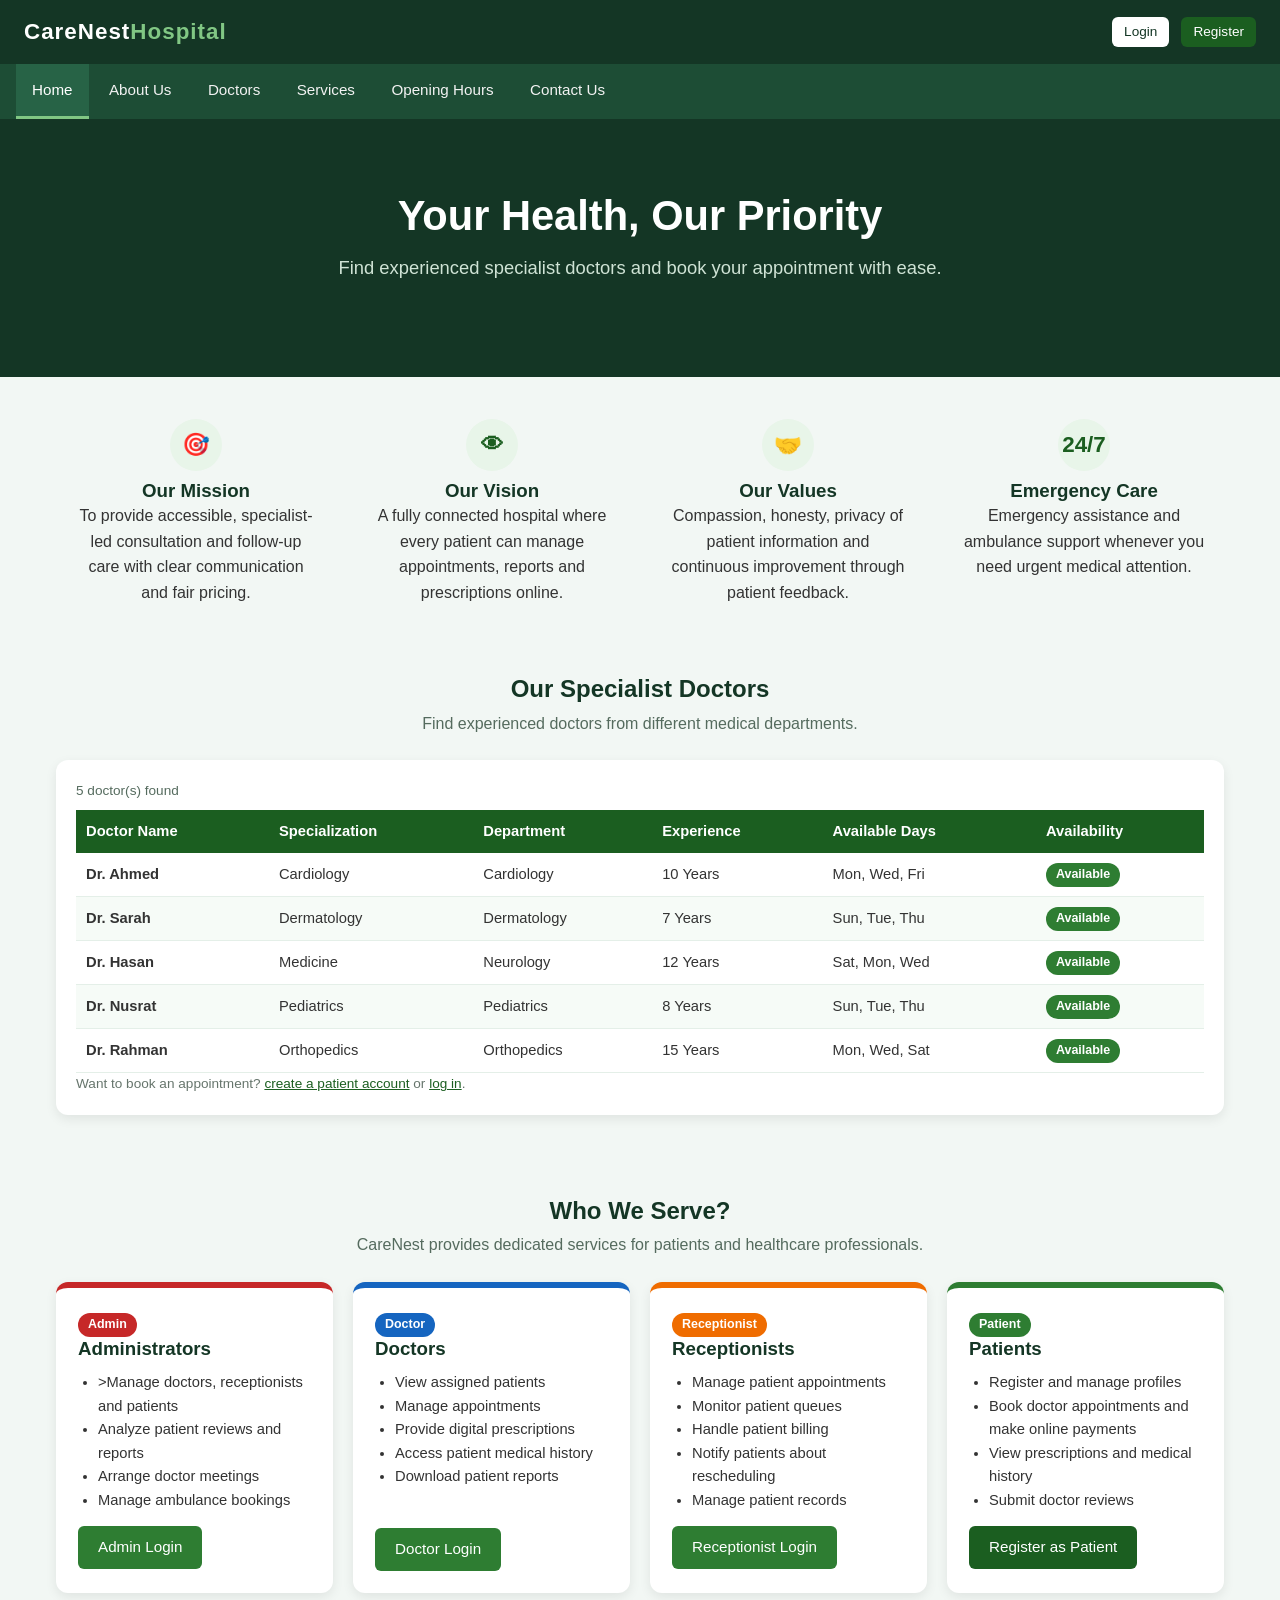
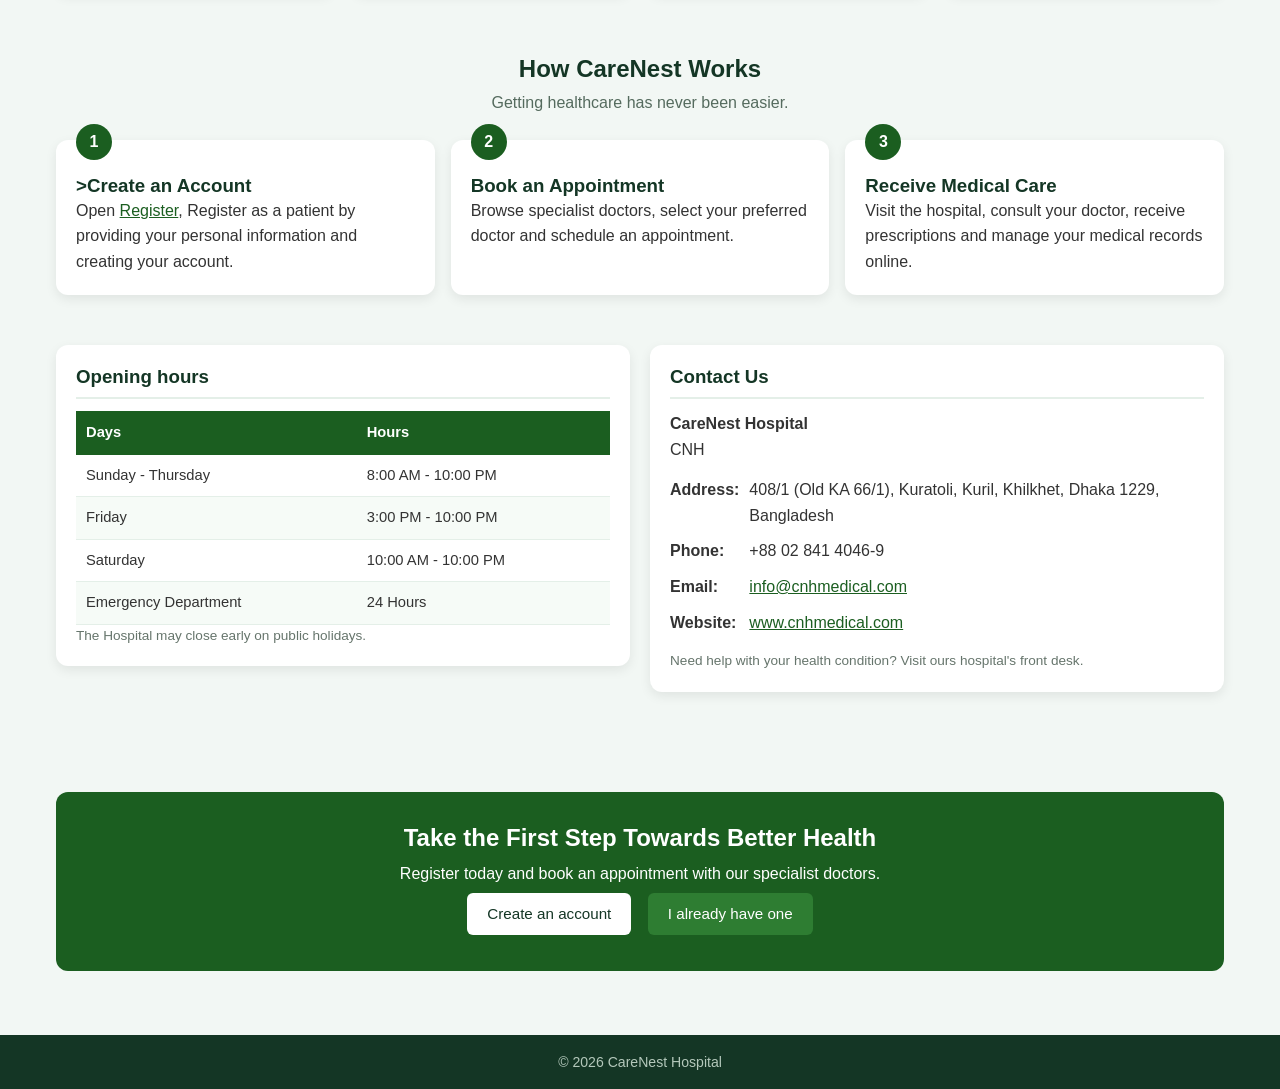
<file: index.html>
<!DOCTYPE html>
<html lang="en-US">

<head>
  <meta charset="UTF-8">
  <meta name="viewport" content="width=device-width, initial-scale=1.0">
  <meta name="description"
    content="CareNest Hospital: Find specialist doctors, book appointments, and manage your healthcare online.">
  <title>Home | CareNest Hospital</title>
  <link rel="stylesheet" href="css/style.css">
</head>

<body>
  <header class="header">
    <a href="index.html" class="logo">CareNest<span>Hospital</span></a>
    <div class="user-info">
      <a href="login.html" class="btn btn-small btn-light">Login</a>
      <a href="register.html" class="btn btn-small">Register</a>
    </div>
  </header>

  <nav class="topnav">
    <a href="index.html" class="active">Home</a>
    <a href="#about">About Us</a>
    <a href="#doctors">Doctors</a>
    <a href="#services">Services</a>
    <a href="#hours">Opening Hours</a>
    <a href="#contact">Contact Us</a>
  </nav>

  <div class="hero">
    <h1>Your Health, Our Priority</h1>
    <p>Find experienced specialist doctors and book your appointment with ease.</p>
  </div>

  <main class="container">

    <div class="feature-strip">
      <div class="feature">
        <span class="feature-icon">🎯</span>
        <h3>Our Mission</h3>
        <p>To provide accessible, specialist-led consultation and follow-up care with clear communication and fair
          pricing.</p>
      </div>
      <div class="feature">
        <span class="feature-icon">👁</span>
        <h3>Our Vision</h3>
        <p>A fully connected hospital where every patient can manage appointments, reports and prescriptions online.</p>
      </div>
      <div class="feature">
        <span class="feature-icon">🤝</span>
        <h3>Our Values</h3>
        <p>Compassion, honesty, privacy of patient information and continuous improvement through patient feedback.</p>
      </div>
      <div class="feature">
        <span class="feature-icon">24/7</span>
        <h3>Emergency Care</h3>
        <p>Emergency assistance and ambulance support whenever you need urgent medical attention.</p>
      </div>
    </div>

    <section id="doctors" class="home-section">
      <div class="section-heading">
        <h2>Our Specialist Doctors</h2>
        <p>Find experienced doctors from different medical departments.</p>
      </div>
      <div class="card">
        <p class="result-count" id="catalogCount"></p>
        <div class="table-wrapper">
          <table class="data-table">
            <thead>
              <tr>
                <th>Doctor Name</th>
                <th>Specialization</th>
                <th>Department</th>
                <th>Experience</th>
                <th>Available Days</th>
                <th>Availability</th>
              </tr>
            </thead>
            <tbody id="catalogBody"></tbody>
          </table>
        </div>
        <p class="hint">Want to book an appointment? <a href="register.html">create a patient account</a> or
          <a href="login.html">log in</a>.
        </p>
      </div>
    </section>

    <section id="about" class="home-section">
      <div class="section-heading">
        <h2>Who We Serve?</h2>
        <p>CareNest provides dedicated services for patients and healthcare professionals.</p>
      </div>

      <div class="role-grid">
        <div class="role-card admin">
          <span class="badge admin">Admin</span>
          <h3>Administrators</h3>
          <ul>
            <li>>Manage doctors, receptionists and patients</li>
            <li>Analyze patient reviews and reports</li>
            <li>Arrange doctor meetings</li>
            <li>Manage ambulance bookings</li>
          </ul>
          <a href="login.html" class="btn btn-success">Admin Login</a>
        </div>

        <div class="role-card doctor">
          <span class="badge doctor">Doctor</span>
          <h3>Doctors</h3>
          <ul>
            <li>View assigned patients</li>
            <li>Manage appointments</li>
            <li>Provide digital prescriptions</li>
            <li>Access patient medical history</li>
            <li>Download patient reports</li>
          </ul>
          <br>
          <a href="login.html" class="btn btn-success">Doctor Login</a>
        </div>

        <div class="role-card receptionist">
          <span class="badge receptionist">Receptionist</span>
          <h3>Receptionists</h3>
          <ul>
            <li>Manage patient appointments</li>
            <li>Monitor patient queues</li>
            <li>Handle patient billing</li>
            <li>Notify patients about rescheduling</li>
            <li>Manage patient records</li>
          </ul>
          <a href="login.html" class="btn btn-success">Receptionist Login</a>
        </div>

        <div class="role-card patient">
          <span class="badge patient">Patient</span>
          <h3>Patients</h3>
          <ul>
            <li>Register and manage profiles</li>
            <li>Book doctor appointments and make online payments</li>
            <li>View prescriptions and medical history</li>
            <li>Submit doctor reviews</li>
          </ul>
          <a href="register.html" class="btn">Register as Patient</a>
        </div>
      </div>
    </section>

    <section id="services" class="home-section">
      <div class="section-heading">
        <h2>How CareNest Works</h2>
        <p>Getting healthcare has never been easier.</p>
      </div>
      <div class="steps">
        <div class="step">
          <span class="step-number">1</span>
          <h3>>Create an Account</h3>
          <p>Open <a href="register.html">Register</a>, Register as a patient by providing your personal information and
            creating your account.</p>
        </div>
        <div class="step">
          <span class="step-number">2</span>
          <h3>Book an Appointment</h3>
          <p> Browse specialist doctors, select your preferred doctor and schedule an appointment.</p>
        </div>
        <div class="step">
          <span class="step-number">3</span>
          <h3>Receive Medical Care</h3>
          <p>Visit the hospital, consult your doctor, receive prescriptions and manage your medical records online.</p>
        </div>
      </div>
    </section>

    <div class="row">
      <section id="hours" class="col home-section">
        <div class="card">
          <h3>Opening hours</h3>
          <table class="data-table">
            <thead>
              <tr>
                <th>Days</th>
                <th>Hours</th>
              </tr>
            </thead>
            <tbody>
              <tr>
                <td>Sunday - Thursday</td>
                <td>8:00 AM - 10:00 PM</td>
              </tr>
              <tr>
                <td>Friday</td>
                <td>3:00 PM - 10:00 PM</td>
              </tr>
              <tr>
                <td>Saturday</td>
                <td>10:00 AM - 10:00 PM</td>
              </tr>
              <tr>
                <td>Emergency Department</td>
                <td>24 Hours</td>
              </tr>
            </tbody>
          </table>
          <p class="hint">The Hospital may close early on public holidays.</p>
        </div>
      </section>

      <section id="contact" class="col home-section">
        <div class="card">
          <h3>Contact Us</h3>
          <p><strong>CareNest Hospital</strong><br>
            CNH</p>
          <table class="contact-table">
            <tr>
              <td>Address:</td>
              <td>408/1 (Old KA 66/1), Kuratoli, Kuril, Khilkhet, Dhaka 1229, Bangladesh</td>
            </tr>
            <tr>
              <td>Phone:</td>
              <td>+88 02 841 4046-9</td>
            </tr>
            <tr>
              <td>Email:</td>
              <td><a href="mailto:info@cnhmedical.com">info@cnhmedical.com</a></td>
            </tr>
            <tr>
              <td>Website:</td>
              <td><a href="https://www.cnhmedical.com" target="_blank">www.cnhmedical.com</a></td>
            </tr>
          </table>
          <p class="hint">Need help with your health condition? Visit ours hospital's front desk.</p>
        </div>
      </section>
    </div>

    <section class="home-section">
      <div class="cta-band">
        <h2>Take the First Step Towards Better Health</h2>
        <p>Register today and book an appointment with our specialist doctors.</p>
        <a href="register.html" class="btn btn-light">Create an account</a>
        <a href="login.html" class="btn btn-success">I already have one</a>
      </div>
    </section>

  </main>

  <footer class="footer">
    &copy; 2026 CareNest Hospital
  </footer>
</body>
<script src="js/data.js"></script>
<script src="js/common.js"></script>
<script src="js/home.js"></script>

</html>
</file>
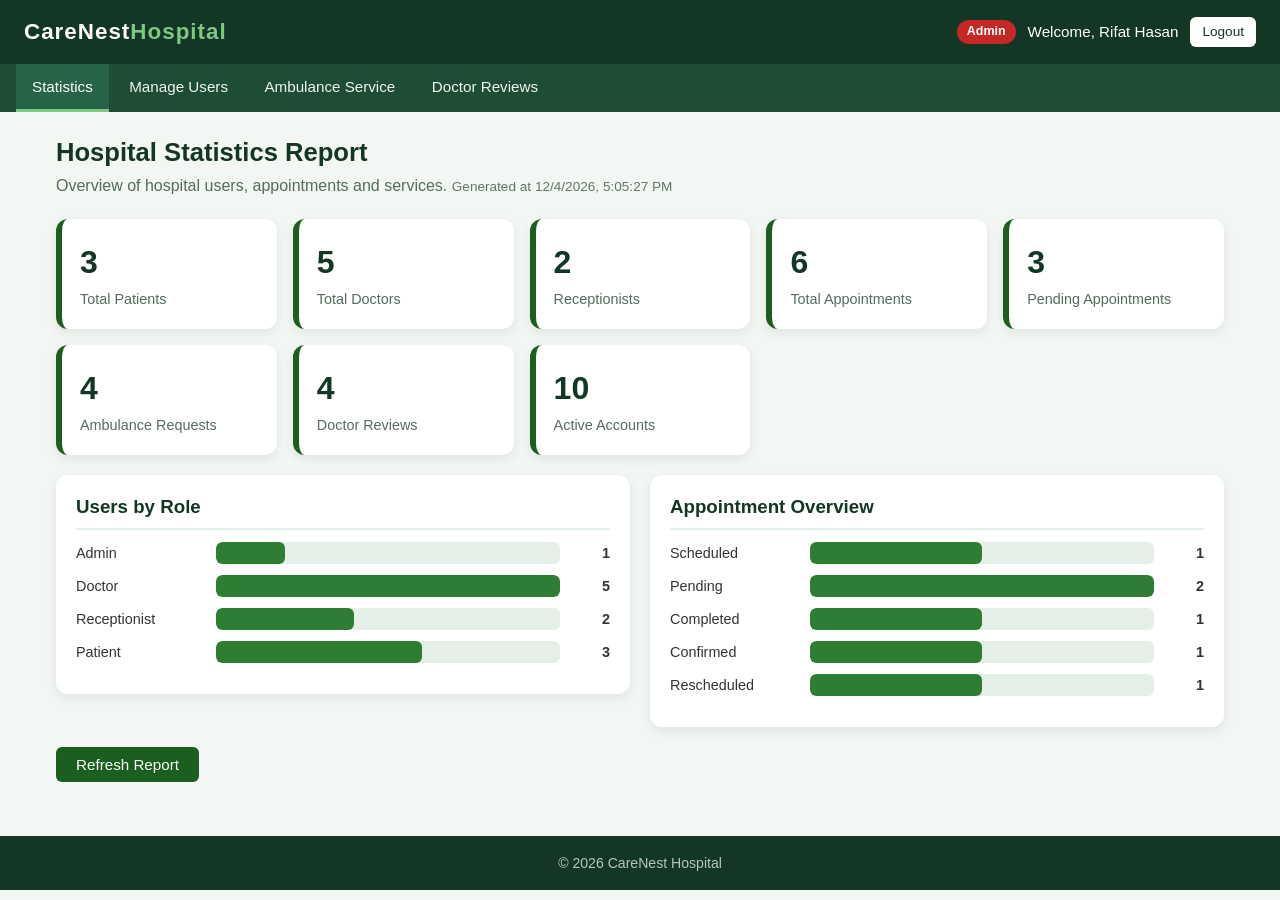
<file: admin.html>
<!DOCTYPE html>
<html lang="en">

<head>
  <meta charset="UTF-8">
  <meta name="viewport" content="width=device-width, initial-scale=1.0">
  <meta name="description" content="Admin dashboard of CareNest Hospital">
  <title>Admin Dashboard | CareNest Hospital</title>
  <link rel="stylesheet" href="css/style.css">

</head>

<body>

  <header class="header">
    <a href="index.html" class="logo">CareNest<span>Hospital</span></a>
    <div class="user-info">
      <span class="badge admin">Admin</span>
      <span>Welcome, Rifat Hasan</span>
      <a href="index.html" class="btn btn-small btn-light">Logout</a>
    </div>
  </header>

  <nav class="topnav">
    <button type="button" id="nav-statsSection" onclick="showSection('statsSection')">Statistics</button>
    <button type="button" id="nav-usersSection" onclick="showSection('usersSection')">Manage Users</button>
    <button type="button" id="nav-ambulanceSection" onclick="showSection('ambulanceSection')">Ambulance Service</button>
    <button type="button" id="nav-reviewsSection" onclick="showSection('reviewsSection')">Doctor Reviews</button>
  </nav>

  <main class="container">

    <section id="statsSection" class="page-section">
      <h2 class="page-title">Hospital Statistics Report</h2>
      <p class="page-subtitle"> Overview of hospital users, appointments and services.
        <span id="reportTime" class="hint"></span>
      </p>
      <div class="stats-grid">
        <div class="stat-card">
          <div class="stat-number" id="statPatients">0</div>
          <div class="stat-label">Total Patients</div>
        </div>
        <div class="stat-card">
          <div class="stat-number" id="statDoctors">0</div>
          <div class="stat-label">Total Doctors</div>
        </div>
        <div class="stat-card">
          <div class="stat-number" id="statReceptionists">0</div>
          <div class="stat-label">Receptionists</div>
        </div>
        <div class="stat-card">
          <div class="stat-number" id="statAppointments">0</div>
          <div class="stat-label">Total Appointments</div>
        </div>
        <div class="stat-card">
          <div class="stat-number" id="statPending">0</div>
          <div class="stat-label">Pending Appointments</div>
        </div>
        <div class="stat-card">
          <div class="stat-number" id="statAmbulances">0</div>
          <div class="stat-label">Ambulance Requests</div>
        </div>
        <div class="stat-card">
          <div class="stat-number" id="statReviews">0</div>
          <div class="stat-label">Doctor Reviews</div>
        </div>

        <div class="stat-card">
          <div class="stat-number" id="statActiveUsers">0</div>
          <div class="stat-label">Active Accounts</div>
        </div>
      </div>
      <div class="row">
        <div class="col">
          <div class="card">
            <h3>Users by Role</h3>
            <div id="roleChart"></div>
          </div>
        </div>
        <div class="col">
          <div class="card">
            <h3>Appointment Overview</h3>
            <div id="appointmentChart"></div>
          </div>
        </div>
      </div>

      <button type="button" class="btn" onclick="generateReport()">
        Refresh Report
      </button>
    </section>

    <section id="usersSection" class="page-section">
      <h2 class="page-title">Manage Users</h2>
      <div id="userMessage" class="message"></div>
      <div class="row">
        <div class="col">
          <div class="card">
            <h3 id="userFormTitle">Add New Staff Account</h3>
            <form id="userForm" onsubmit="return saveUser()">
              <fieldset>
                <legend>User Details</legend>
                <table class="form-table">
                  <tr>
                    <td>
                      <label for="userName">Full Name:</label>
                    </td>
                    <td>
                      <input type="text" id="userName" placeholder="e.g. Nadia Islam">
                      <span class="error" id="userNameError"></span>
                    </td>
                  </tr>
                  <tr>
                    <td>
                      <label for="userUsername">Username:</label>
                    </td>
                    <td>
                      <input type="text" id="userUsername" placeholder="At least 4 characters">
                      <span class="error" id="userUsernameError"></span>
                    </td>
                  </tr>
                  <tr>
                    <td>
                      <label for="userEmail">Email:</label>
                    </td>
                    <td>
                      <input type="email" id="userEmail" placeholder="name@example.com">
                      <span class="error" id="userEmailError"></span>
                    </td>
                  </tr>
                  <tr>
                    <td>
                      <label for="userPassword">Password:</label>
                    </td>
                    <td>
                      <input type="password" id="userPassword" placeholder="At least 8 characters">
                      <span class="error" id="userPasswordError"></span>
                    </td>
                  </tr>
                  <tr>
                    <td>
                      <label for="userRole">Role:</label>
                    </td>
                    <td>
                      <select id="userRole">
                        <option value="">-- Select Role --</option>
                        <option value="Admin">Admin</option>
                        <option value="Doctor">Doctor</option>
                        <option value="Receptionist">Receptionist</option>
                      </select>
                      <span class="error" id="userRoleError"></span>
                    </td>
                  </tr>
                  <tr>
                    <td>Status:</td>
                    <td>
                      <input type="radio" id="statusActive" name="userStatus" value="Active" checked>
                      <label for="statusActive" class="option-label">
                        Active
                      </label>
                      <input type="radio" id="statusBlocked" name="userStatus" value="Blocked">
                      <label for="statusBlocked" class="option-label">
                        Blocked
                      </label>
                    </td>
                  </tr>
                </table>
              </fieldset>
              <input type="submit" id="userSaveButton" class="btn" value="Add Staff Account">
              <button type="button" class="btn btn-secondary" onclick="resetUserForm()">
                Cancel
              </button>
            </form>
          </div>
        </div>
        <div class="col-wide">
          <div class="card">
            <h3>All Hospital Users</h3>
            <div class="search-bar">
              <input type="text" id="userSearch" placeholder="Search by name, username or email..."
                onkeyup="renderUsers()">
              <select id="userRoleFilter" onchange="renderUsers()">
                <option value="All">All Roles</option>
                <option value="Admin">Admin</option>
                <option value="Doctor">Doctor</option>
                <option value="Receptionist">Receptionist</option>
                <option value="Patient">Patient</option>
              </select>
              <select id="userStatusFilter" onchange="renderUsers()">
                <option value="All">Any Status</option>
                <option value="Active">Active</option>
                <option value="Blocked">Blocked</option>
              </select>
            </div>
            <p class="result-count" id="userCount"></p>
            <div class="table-wrapper">
              <table class="data-table">
                <thead>
                  <tr>
                    <th>ID</th>
                    <th>Name</th>
                    <th>Username</th>
                    <th>Role</th>
                    <th>Status</th>
                    <th>Actions</th>
                  </tr>
                </thead>
                <tbody id="userTableBody"></tbody>
              </table>
            </div>
          </div>
        </div>
      </div>
    </section>

    <section id="ambulanceSection" class="page-section">
      <h2 class="page-title">Ambulance Service Management</h2>
      <p class="page-subtitle">
        Manage ambulance requests and arrange emergency transportation
        for patients.
      </p>

      <div class="card">

        <h3>Ambulance Requests</h3>

        <div class="search-bar">

          <input type="text" id="ambulanceSearch" placeholder="Search patient or location..."
            onkeyup="renderAmbulances()">

          <select id="ambulanceStatusFilter" onchange="renderAmbulances()">
            <option value="All">All Statuses</option>
            <option value="Pending">Pending</option>
            <option value="Approved">Approved</option>
            <option value="Dispatched">Dispatched</option>
            <option value="Completed">Completed</option>
            <option value="Cancelled">Cancelled</option>
          </select>
        </div>
        <p class="result-count" id="ambulanceCount"></p>
        <div class="table-wrapper">
          <table class="data-table">
            <thead>
              <tr>
                <th>ID</th>
                <th>Patient</th>
                <th>Phone</th>
                <th>Pickup Location</th>
                <th>Type</th>
                <th>Date & Time</th>
                <th>Status</th>
                <th>Actions</th>
              </tr>
            </thead>
            <tbody id="ambulanceTableBody"></tbody>
          </table>
        </div>
      </div>
      <div id="ambulanceMessage" class="message"></div>
      <div class="row">
        <div class="col">
          <div class="card">
            <h3 id="ambulanceFormTitle">Book an Ambulance</h3>
            <form id="ambulanceForm" onsubmit="return saveAmbulance()">
              <fieldset>
                <legend>Patient and Emergency Details</legend>
                <table class="form-table">
                  <tr>
                    <td>
                      <label for="ambulancePatient">Patient Name:</label>
                    </td>
                    <td>
                      <input type="text" id="ambulancePatient" placeholder="Enter patient name">
                    </td>
                  </tr>
                  <tr>
                    <td>
                      <label for="ambulancePhone">Phone Number:</label>
                    </td>
                    <td>
                      <input type="tel" id="ambulancePhone" placeholder="01XXXXXXXXX" pattern="01[3-9][0-9]{8}">
                    </td>
                  </tr>
                  <tr>
                    <td>
                      <label for="ambulanceLocation">Pickup Location:</label>
                    </td>
                    <td>
                      <textarea id="ambulanceLocation" placeholder="Enter pickup address" rows="3"></textarea>
                    </td>
                  </tr>
                  <tr>
                    <td>
                      <label for="ambulanceDestination">Destination:</label>
                    </td>
                    <td>
                      <input type="text" id="ambulanceDestination" placeholder="Hospital / destination">
                    </td>
                  </tr>
                  <tr>
                    <td>
                      <label for="ambulanceType">Ambulance Type:</label>
                    </td>
                    <td>
                      <select id="ambulanceType">
                        <option value="">Select Type</option>
                        <option value="General">General Ambulance</option>
                        <option value="AC">AC Ambulance</option>
                        <option value="ICU">ICU Ambulance</option>
                      </select>
                    </td>
                  </tr>
                  <tr>
                    <td>
                      <label for="ambulanceDate"> Date:</label>
                    </td>
                    <td>
                      <input type="date" id="ambulanceDate">
                    </td>
                  </tr>
                  <tr>
                    <td>
                      <label for="ambulanceTime"> Time:</label>
                    </td>
                    <td>
                      <input type="time" id="ambulanceTime">
                    </td>
                  </tr>
                </table>
              </fieldset>
              <input type="submit" class="btn" id="ambulanceSaveButton" value="Book Ambulance">
              <button type="button" class="btn btn-secondary" onclick="resetAmbulanceForm()">
                Cancel
              </button>
            </form>
          </div>
        </div>
      </div>
    </section>

    <section id="reviewsSection" class="page-section">

      <h2 class="page-title">Doctor Ratings and Reviews</h2>

      <p class="page-subtitle">
        Monitor patient feedback and arrange meetings with doctors
        to discuss reviews and improve healthcare services.
      </p>

      <div id="reviewMessage" class="message"></div>
      <div class="stats-grid">
        <div class="stat-card">
          <div class="stat-number" id="reviewTotal">0</div>
          <div class="stat-label">Total Reviews</div>
        </div>
        <div class="stat-card">
          <div class="stat-number" id="reviewAverage">0.0</div>
          <div class="stat-label">Average Rating</div>
        </div>
        <div class="stat-card">
          <div class="stat-number" id="reviewPending">0</div>
          <div class="stat-label">Reviews to Discuss</div>
        </div>
      </div>
      <div class="card">
        <h3>Patient Feedback</h3>
        <div class="search-bar">
          <input type="text" id="reviewSearch" placeholder="Search doctor or patient..." onkeyup="renderReviews()">
          <select id="reviewRatingFilter" onchange="renderReviews()">
            <option value="All">All Ratings</option>
            <option value="5">5 Stars</option>
            <option value="4">4 Stars</option>
            <option value="3">3 Stars</option>
            <option value="2">2 Stars</option>
            <option value="1">1 Star</option>
          </select>
        </div>
        <p class="result-count" id="reviewCount"></p>
        <div class="table-wrapper">
          <table class="data-table">
            <thead>
              <tr>
                <th>ID</th>
                <th>Patient</th>
                <th>Doctor</th>
                <th>Rating</th>
                <th>Review</th>
                <th>Date</th>
                <th>Status</th>
                <th>Actions</th>
              </tr>
            </thead>
            <tbody id="reviewTableBody"></tbody>
          </table>
        </div>
      </div>
      <div class="row">
        <div class="col">
          <div class="card">
            <h3>Arrange Meeting with Doctor</h3>
            <form id="meetingForm" onsubmit="return saveMeeting()">
              <fieldset>
                <legend>Meeting Details</legend>
                <table class="form-table">
                  <tr>
                    <td>
                      <label for="meetingDoctor">Select Doctor:</label>
                    </td>
                    <td>
                      <select id="meetingDoctor">
                        <option value="">Select Doctor</option>
                      </select>
                    </td>
                  </tr>
                  <tr>
                    <td>
                      <label for="meetingSubject">Meeting Subject:</label>
                    </td>
                    <td>
                      <input type="text" id="meetingSubject" placeholder="e.g. Patient feedback discussion">
                    </td>
                  </tr>
                  <tr>
                    <td>
                      <label for="meetingDate">Meeting Date:</label>
                    </td>
                    <td>
                      <input type="date" id="meetingDate">
                    </td>
                  </tr>
                  <tr>
                    <td>
                      <label for="meetingTime">Meeting Time:</label>
                    </td>
                    <td>
                      <input type="time" id="meetingTime">
                    </td>
                  </tr>
                  <tr>
                    <td>
                      <label for="meetingMessage">Message:</label>
                    </td>
                    <td>
                      <textarea id="meetingMessage" rows="3" placeholder="Meeting details..."></textarea>
                    </td>
                  </tr>
                </table>
              </fieldset>
              <input type="submit" class="btn" value="Schedule Meeting">
            </form>
          </div>
        </div>

        <div class="col">

          <div class="card">

            <h3>Scheduled Doctor Meetings</h3>

            <div class="table-wrapper">

              <table class="data-table">

                <thead>
                  <tr>
                    <th>Doctor</th>
                    <th>Subject</th>
                    <th>Date</th>
                    <th>Time</th>
                    <th>Actions</th>
                  </tr>
                </thead>
                <tbody id="meetingTableBody"></tbody>
              </table>
            </div>
          </div>
        </div>
      </div>
    </section>
  </main>

  <footer class="footer">
    &copy; 2026 CareNest Hospital
  </footer>
  <script src="js/data.js"></script>
  <script src="js/common.js"></script>
  <script src="js/admin.js"></script>

</body>

</html>
</file>
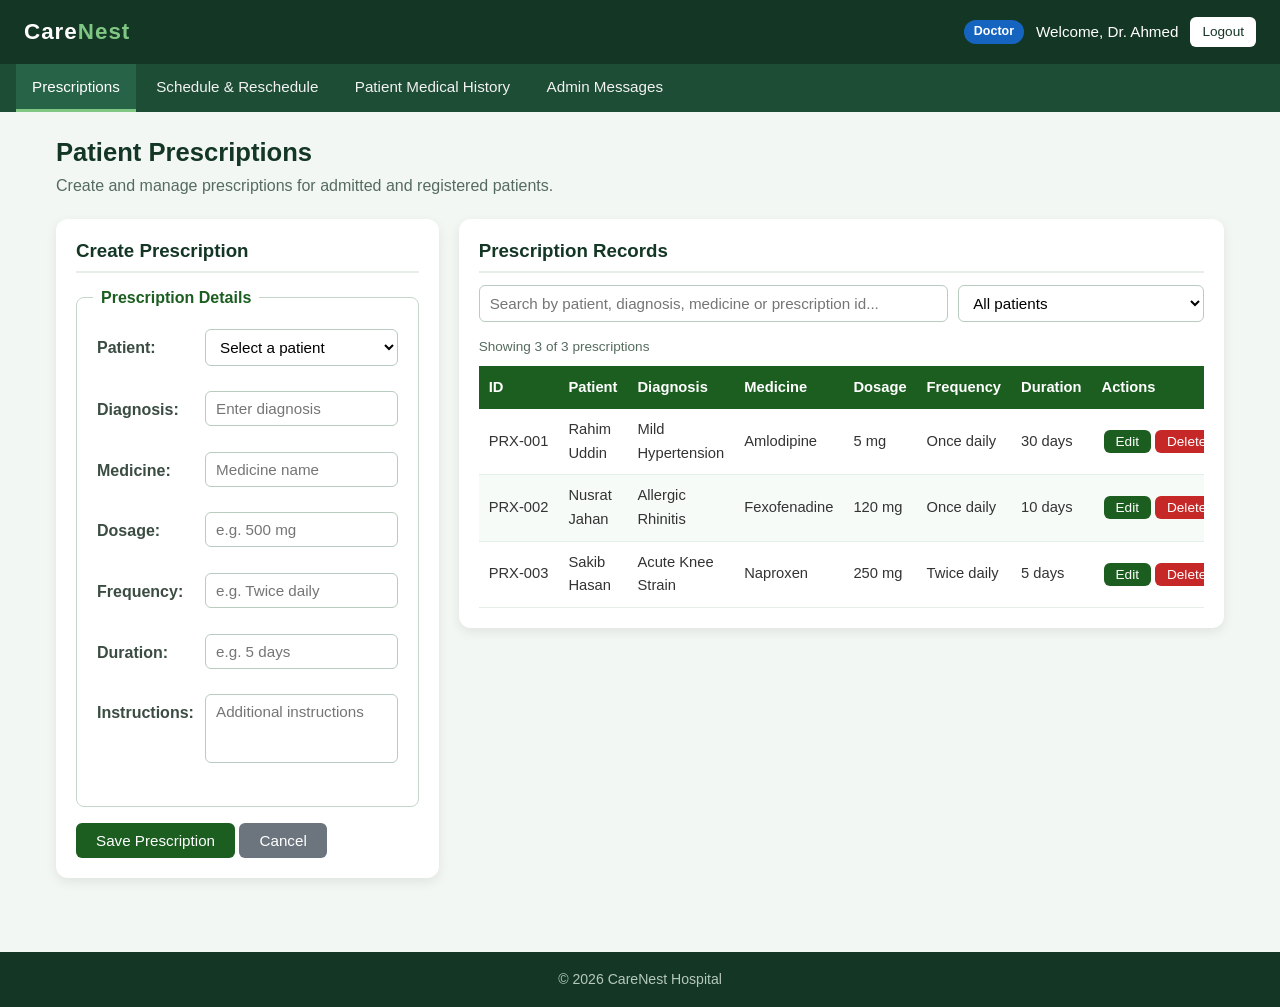
<file: doctor.html>
<!DOCTYPE html>
<html lang="en-US">

<head>
  <meta charset="UTF-8">
  <meta name="viewport" content="width=device-width, initial-scale=1.0">
  <meta name="description" content="Doctor dashboard of CareNest Hospital">
  <title>Doctor Dashboard | CareNest Hospital</title>
  <link rel="stylesheet" href="css/style.css">
</head>

<body>

  <header class="header">
    <a href="index.html" class="logo">Care<span>Nest</span></a>
    <div class="user-info">
      <span class="badge doctor">Doctor</span>
      <span>Welcome, Dr. Ahmed</span>
      <a href="index.html" class="btn btn-small btn-light">Logout</a>
    </div>
  </header>

  <nav class="topnav">
    <button type="button" id="nav-prescriptionsSection"
      onclick="showSection('prescriptionsSection')">Prescriptions</button>
    <button type="button" id="nav-scheduleSection" onclick="showSection('scheduleSection')">Schedule &amp;
      Reschedule</button>
    <button type="button" id="nav-historySection" onclick="showSection('historySection')">Patient Medical
      History</button>
    <button type="button" id="nav-messagesSection" onclick="showSection('messagesSection')">Admin Messages
    </button>
  </nav>

  <main class="container">

    <section id="prescriptionsSection" class="page-section">
      <h2 class="page-title">Patient Prescriptions</h2>
      <p class="page-subtitle">Create and manage prescriptions for admitted and registered patients.</p>

      <div id="prescriptionMessage" class="message"></div>

      <div class="row">
        <div class="col">
          <div class="card">
            <h3 id="prescriptionFormTitle">Create Prescription</h3>
            <form id="prescriptionForm" onsubmit="return savePrescription()">
              <fieldset>
                <legend>Prescription Details</legend>
                <table class="form-table">
                  <tr>
                    <td><label for="prescriptionPatient">Patient:</label></td>
                    <td>
                      <select id="prescriptionPatient">
                        <option value="">Select a patient</option>
                        <option value="Rahim Uddin">Rahim Uddin - PAT-001</option>
                        <option value="Nusrat Jahan">Nusrat Jahan - PAT-002</option>
                        <option value="Sakib Hasan">Sakib Hasan - PAT-003</option>
                      </select>
                      <span class="error" id="prescriptionPatientError"></span>
                    </td>
                  </tr>
                  <tr>
                    <td><label for="prescriptionDiagnosis">Diagnosis:</label></td>
                    <td>
                      <input type="text" id="prescriptionDiagnosis" placeholder="Enter diagnosis">
                      <span class="error" id="prescriptionDiagnosisError"></span>
                    </td>
                  </tr>
                  <tr>
                    <td><label for="prescriptionMedicine">Medicine:</label></td>
                    <td>
                      <input type="text" id="prescriptionMedicine" placeholder="Medicine name">
                      <span class="error" id="prescriptionMedicineError"></span>
                    </td>
                  </tr>
                  <tr>
                    <td><label for="prescriptionDosage">Dosage:</label></td>
                    <td>
                      <input type="text" id="prescriptionDosage" placeholder="e.g. 500 mg">
                      <span class="error" id="prescriptionDosageError"></span>
                    </td>
                  </tr>
                  <tr>
                    <td><label for="prescriptionFrequency">Frequency:</label></td>
                    <td>
                      <input type="text" id="prescriptionFrequency" placeholder="e.g. Twice daily">
                      <span class="error" id="prescriptionFrequencyError"></span>
                    </td>
                  </tr>
                  <tr>
                    <td><label for="prescriptionDuration">Duration:</label></td>
                    <td>
                      <input type="text" id="prescriptionDuration" placeholder="e.g. 5 days">
                      <span class="error" id="prescriptionDurationError"></span>
                    </td>
                  </tr>
                  <tr>
                    <td><label for="prescriptionInstructions">Instructions:</label></td>
                    <td>
                      <textarea id="prescriptionInstructions" rows="3" cols="30"
                        placeholder="Additional instructions"></textarea>
                      <span class="error" id="prescriptionInstructionsError"></span>
                    </td>
                  </tr>
                </table>
              </fieldset>
              <input type="submit" id="prescriptionSaveButton" class="btn" value="Save Prescription">
              <button type="button" class="btn btn-secondary" onclick="resetPrescriptionForm()">Cancel</button>
            </form>
          </div>
        </div>

        <div class="col-wide">
          <div class="card">
            <h3>Prescription Records</h3>
            <div class="search-bar">
              <input type="text" id="prescriptionSearch"
                placeholder="Search by patient, diagnosis, medicine or prescription id..."
                onkeyup="renderPrescriptions()">
              <select id="prescriptionPatientFilter" onchange="renderPrescriptions()">
                <option value="All">All patients</option>
                <option value="Rahim Uddin">Rahim Uddin</option>
                <option value="Nusrat Jahan">Nusrat Jahan</option>
                <option value="Sakib Hasan">Sakib Hasan</option>
              </select>
            </div>
            <p class="result-count" id="prescriptionCount"></p>
            <div class="table-wrapper">
              <table class="data-table">
                <thead>
                  <tr>
                    <th>ID</th>
                    <th>Patient</th>
                    <th>Diagnosis</th>
                    <th>Medicine</th>
                    <th>Dosage</th>
                    <th>Frequency</th>
                    <th>Duration</th>
                    <th>Actions</th>
                  </tr>
                </thead>
                <tbody id="prescriptionTableBody"></tbody>
              </table>
            </div>
          </div>
        </div>
      </div>
    </section>

    <section id="scheduleSection" class="page-section">
      <h2 class="page-title">Schedule &amp; Reschedule Appointments</h2>
      <p class="page-subtitle">Manage your appointment schedule. Marking yourself unavailable automatically reschedules
        the appointment to the next day and generates a Notify ID for the Receptionist to notify the patient.</p>

      <div id="scheduleMessage" class="message"></div>

      <div class="row">
        <div class="col">
          <div class="card">
            <h3 id="scheduleFormTitle">Manage / Reschedule Appointment</h3>
            <form id="scheduleForm" onsubmit="return saveSchedule()">
              <fieldset>
                <legend>Appointment &amp; Reschedule Details</legend>
                <table class="form-table">
                  <tr>
                    <td><label for="schedulePatient">Patient:</label></td>
                    <td>
                      <select id="schedulePatient">
                        <option value="">Select a patient</option>
                        <option value="Rahim Uddin">Rahim Uddin - PAT-001</option>
                        <option value="Nusrat Jahan">Nusrat Jahan - PAT-002</option>
                        <option value="Sakib Hasan">Sakib Hasan - PAT-003</option>
                      </select>
                      <span class="error" id="schedulePatientError"></span>
                    </td>
                  </tr>
                  <tr>
                    <td><label for="scheduleDate">Appointment date:</label></td>
                    <td>
                      <input type="date" id="scheduleDate">
                      <span class="error" id="scheduleDateError"></span>
                    </td>
                  </tr>
                  <tr>
                    <td><label for="scheduleTime">Appointment time:</label></td>
                    <td>
                      <input type="time" id="scheduleTime">
                      <span class="error" id="scheduleTimeError"></span>
                    </td>
                  </tr>
                  <tr>
                    <td><label for="scheduleReason">Reason / notes:</label></td>
                    <td>
                      <textarea id="scheduleReason" rows="3" cols="30"
                        placeholder="Add appointment notes or reason for rescheduling"></textarea>
                      <span class="error" id="scheduleReasonError"></span>
                    </td>
                  </tr>
                </table>
              </fieldset>
              <input type="submit" id="scheduleSaveButton" class="btn" value="Save Schedule">
              <button type="button" class="btn btn-secondary" onclick="resetScheduleForm()">Cancel</button>
            </form>
          </div>
        </div>

        <div class="col-wide">
          <div class="card">
            <h3>Appointment &amp; Reschedule List</h3>
            <div class="search-bar">
              <input type="text" id="scheduleSearch"
                placeholder="Search by patient, appointment id, notify id or date..." onkeyup="renderSchedule()">
              <select id="scheduleStatusFilter" onchange="renderSchedule()">
                <option value="All">Any status</option>
                <option value="Scheduled">Scheduled</option>
                <option value="Rescheduled">Rescheduled</option>
                <option value="Completed">Completed</option>
                <option value="Cancelled">Cancelled</option>
              </select>
            </div>
            <p class="result-count" id="scheduleCount"></p>
            <div class="table-wrapper">
              <table class="data-table">
                <thead>
                  <tr>
                    <th>Appointment ID</th>
                    <th>Patient</th>
                    <th>Original Date</th>
                    <th>Time</th>
                    <th>Availability</th>
                    <th>New Date</th>
                    <th>Notify ID (Receptionist)</th>
                    <th>Status</th>
                    <th>Actions</th>
                  </tr>
                </thead>
                <tbody id="scheduleTableBody"></tbody>
              </table>
            </div>
          </div>
        </div>
      </div>
    </section>

    <section id="historySection" class="page-section">
      <h2 class="page-title">Patient Medical History</h2>
      <p class="page-subtitle">Search a patient's previous medical records and download their medical history.</p>

      <div id="historyMessage" class="message"></div>

      <div class="card">
        <div class="search-bar">
          <input type="text" id="historySearch" placeholder="Search by patient name, patient id or diagnosis..."
            onkeyup="renderMedicalHistory()">
          <select id="historyPatientFilter" onchange="renderMedicalHistory()">
            <option value="All">All patients</option>
            <option value="Rahim Uddin">Rahim Uddin</option>
            <option value="Nusrat Jahan">Nusrat Jahan</option>
            <option value="Sakib Hasan">Sakib Hasan</option>
          </select>
        </div>
        <p class="result-count" id="historyCount"></p>
        <div class="table-wrapper">
          <table class="data-table">
            <thead>
              <tr>
                <th>Record ID</th>
                <th>Patient ID</th>
                <th>Patient Name</th>
                <th>Visit Date</th>
                <th>Diagnosis</th>
                <th>Treatment</th>
                <th>Doctor</th>
                <th>Action</th>
              </tr>
            </thead>
            <tbody id="medicalHistoryTableBody"></tbody>
          </table>
        </div>
      </div>
    </section>
    <section id="messagesSection" class="page-section">
      <h2 class="page-title">Admin Messages</h2>
      <p class="page-subtitle">Messages and meeting notices from Hospital Administration.</p>
      <div class="card">
        <h3>Messages from Admin</h3>
        <div class="table-wrapper">
          <table class="data-table">
            <thead>
              <tr>
                <th>ID</th>
                <th>Doctor</th>
                <th>Subject</th>
                <th>Date</th>
                <th>Time</th>
                <th>Message</th>
              </tr>
            </thead>
            <tbody id="adminMessagesTableBody"></tbody>
          </table>
        </div>
      </div>
    </section>
  </main>

  <footer class="footer">
    &copy; 2026 CareNest Hospital
  </footer>

  <script src="js/data.js"></script>
  <script src="js/common.js"></script>
  <script src="js/doctor.js"></script>
</body>

</html>
</file>
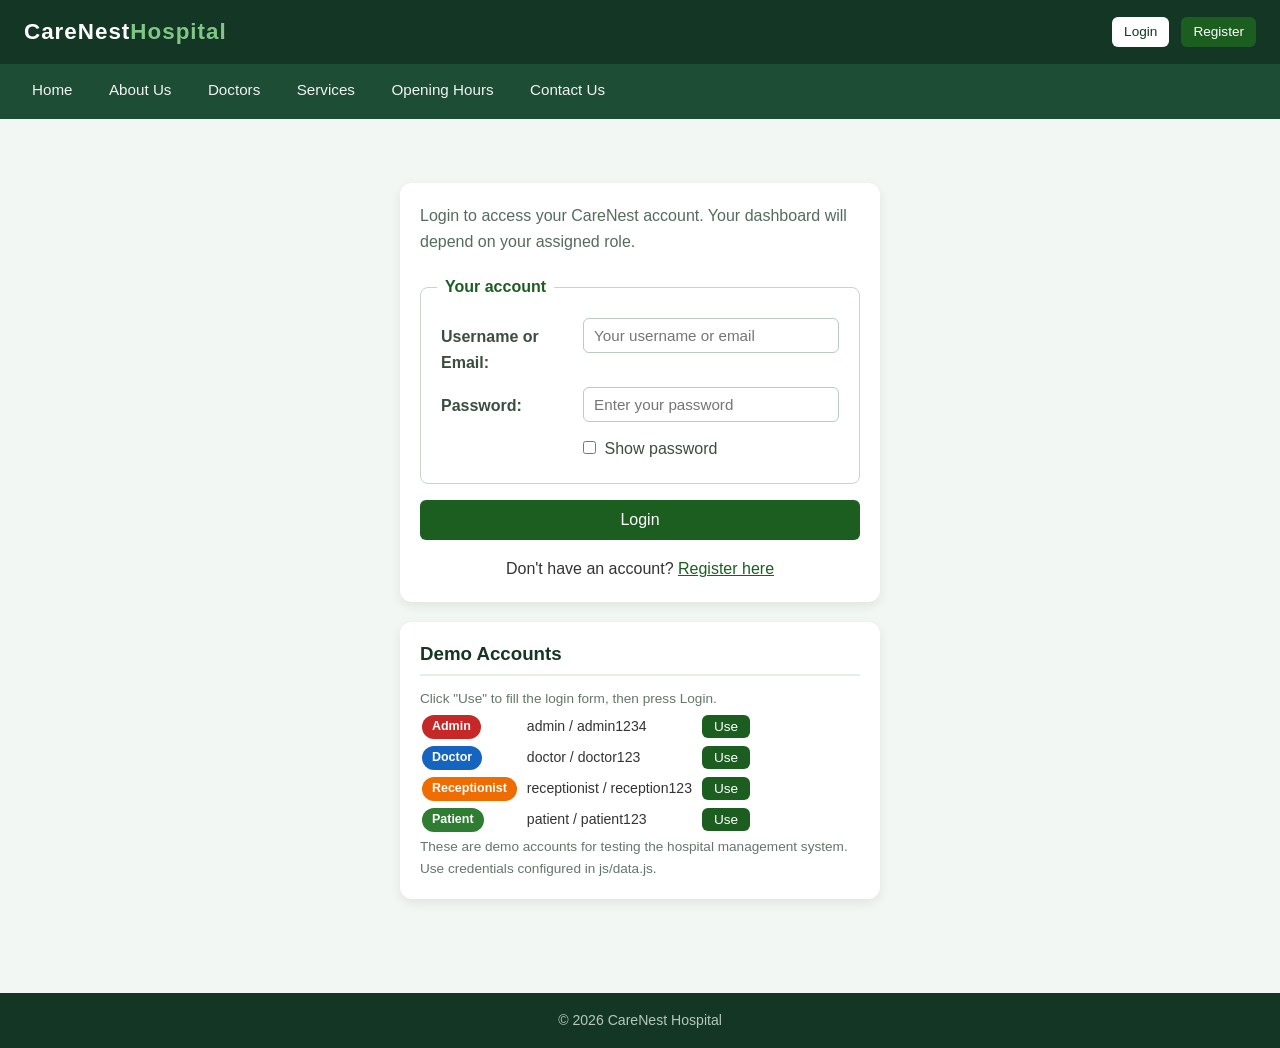
<file: login.html>
<!DOCTYPE html>
<html lang="en-US">

<head>
  <meta charset="UTF-8">
  <meta name="viewport" content="width=device-width, initial-scale=1.0">
  <meta name="description" content="Login to the CareNest Hospital Management System">
  <title>Login | CareNest Hospital</title>
  <link rel="stylesheet" href="css/style.css">
</head>

<body>

  <header class="header">
    <a href="index.html" class="logo">CareNest<span>Hospital</span></a>
    <div class="user-info">
      <a href="login.html" class="btn btn-small btn-light">Login</a>
      <a href="register.html" class="btn btn-small">Register</a>

    </div>
  </header>

  <nav class="topnav">
    <a href="index.html">Home</a>
    <a href="index.html#about">About Us</a>
    <a href="index.html#doctors">Doctors</a>
    <a href="index.html#services">Services</a>
    <a href="index.html#hours">Opening Hours</a>
    <a href="index.html#contact">Contact Us</a>
  </nav>

  <main class="container">
    <div class="auth-box">

      <div class="card">
        <p class="page-subtitle">
          Login to access your CareNest account. Your dashboard will depend on your assigned role.
        </p>

        <div id="loginMessage" class="message"></div>

        <form id="loginForm" action="index.html" method="get" onsubmit="return validateLogin()">
          <fieldset>
            <legend>Your account</legend>
            <table class="form-table">
              <tr>
                <td><label for="username">Username or Email:</label></td>
                <td>
                  <input type="text" id="username" name="username" placeholder="Your username or email">
                  <span class="error" id="usernameError"></span>
                </td>
              </tr>
              <tr>
                <td><label for="password">Password:</label></td>
                <td>
                  <input type="password" id="password" placeholder="Enter your password">
                  <span class="error" id="passwordError"></span>
                  <input type="checkbox" id="showPassword" onchange="togglePassword()">
                  <label for="showPassword" class="option-label">Show password</label>
                </td>
              </tr>
            </table>
          </fieldset>

          <input type="submit" class="btn btn-block" value="Login">
        </form>

        <p class="auth-switch">Don't have an account? <a href="register.html">Register here</a></p>
      </div>
      <div class="card">
        <h3>Demo Accounts</h3>
        <p class="hint">Click "Use" to fill the login form, then press Login.</p>

        <table class="demo-accounts">
          <tr>
            <td><span class="badge admin">Admin</span></td>
            <td>admin / admin1234</td>
            <td>
              <button type="button" class="btn btn-small" onclick="fillDemo('admin', 'admin1234')">Use</button>
            </td>
          </tr>

          <tr>
            <td><span class="badge doctor">Doctor</span></td>
            <td>doctor / doctor123</td>
            <td>
              <button type="button" class="btn btn-small" onclick="fillDemo('doctor', 'doctor123')">Use</button>
            </td>
          </tr>

          <tr>
            <td><span class="badge receptionist">Receptionist</span></td>
            <td>receptionist / reception123</td>
            <td>
              <button type="button" class="btn btn-small"
                onclick="fillDemo('receptionist', 'reception123')">Use</button>
            </td>
          </tr>

          <tr>
            <td><span class="badge patient">Patient</span></td>
            <td>patient / patient123</td>
            <td>
              <button type="button" class="btn btn-small" onclick="fillDemo('patient', 'patient123')">Use</button>
            </td>
          </tr>
        </table>

        <p class="hint">
          These are demo accounts for testing the hospital management system.
          Use credentials configured in js/data.js.
        </p>
      </div>
    </div>
  </main>

  <footer class="footer">
    &copy; 2026 CareNest Hospital
  </footer>

  <script src="js/data.js"></script>
  <script src="js/common.js"></script>
  <script src="js/login.js"></script>
</body>

</html>
</file>
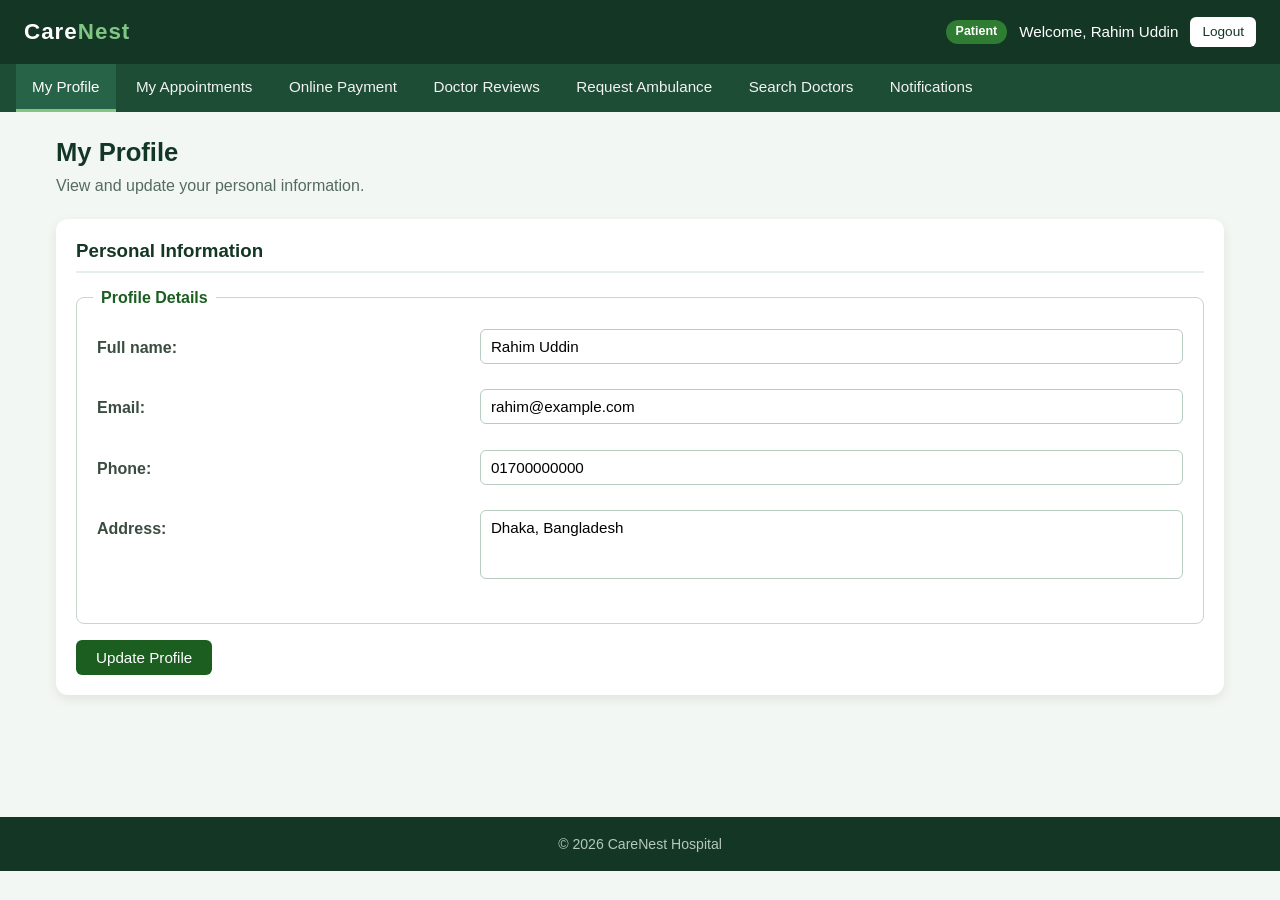
<file: patient.html>
<!DOCTYPE html>
<html lang="en-US">

<head>
    <meta charset="UTF-8">
    <meta name="viewport" content="width=device-width, initial-scale=1.0">
    <meta name="description" content="Patient dashboard of CareNest Hospital">
    <title>Patient Dashboard | CareNest Hospital</title>
    <link rel="stylesheet" href="css/style.css">
</head>

<body>

    <header class="header">
        <a href="index.html" class="logo">Care<span>Nest</span></a>
        <div class="user-info">
            <span class="badge patient">Patient</span>
            <span>Welcome, Rahim Uddin</span>
            <a href="index.html" class="btn btn-small btn-light">Logout</a>
        </div>
    </header>

    <nav class="topnav">
        <button type="button" id="nav-dashboardSection" onclick="showSection('dashboardSection')">My Profile</button>
        <button type="button" id="nav-appointmentsSection" onclick="showSection('appointmentsSection')">My
            Appointments</button>
        <button type="button" id="nav-paymentsSection" onclick="showSection('paymentsSection')">Online Payment</button>
        <button type="button" id="nav-reviewsSection" onclick="showSection('reviewsSection')">Doctor Reviews</button>
        <button type="button" id="nav-ambulanceSection" onclick="showSection('ambulanceSection')">Request
            Ambulance</button>
        <button type="button" id="nav-doctorsSection" onclick="showSection('doctorsSection')">Search Doctors</button>
        <button type="button" id="nav-notificationsSection" onclick="showSection('notificationsSection')">Notifications
        </button>
    </nav>

    <main class="container">

        <section id="dashboardSection" class="page-section">
            <h2 class="page-title">My Profile</h2>
            <p class="page-subtitle">View and update your personal information.</p>

            <div id="profileMessage" class="message"></div>

            <div class="row">
                <div class="col">
                    <div class="card">
                        <h3>Personal Information</h3>
                        <form id="profileForm" onsubmit="return updateProfile()">
                            <fieldset>
                                <legend>Profile Details</legend>
                                <table class="form-table">
                                    <tr>
                                        <td><label for="patientName">Full name:</label></td>
                                        <td>
                                            <input type="text" id="patientName" value="Rahim Uddin">
                                            <span class="error" id="patientNameError"></span>
                                        </td>
                                    </tr>
                                    <tr>
                                        <td><label for="patientEmail">Email:</label></td>
                                        <td>
                                            <input type="email" id="patientEmail" value="rahim@example.com">
                                            <span class="error" id="patientEmailError"></span>
                                        </td>
                                    </tr>
                                    <tr>
                                        <td><label for="patientPhone">Phone:</label></td>
                                        <td>
                                            <input type="tel" id="patientPhone" value="01700000000">
                                            <span class="error" id="patientPhoneError"></span>
                                        </td>
                                    </tr>
                                    <tr>
                                        <td><label for="patientAddress">Address:</label></td>
                                        <td>
                                            <textarea id="patientAddress" rows="3"
                                                cols="30">Dhaka, Bangladesh</textarea>
                                            <span class="error" id="patientAddressError"></span>
                                        </td>
                                    </tr>
                                </table>
                            </fieldset>
                            <input type="submit" class="btn" value="Update Profile">
                        </form>
                    </div>
                </div>
            </div>
        </section>

        <section id="appointmentsSection" class="page-section">
            <h2 class="page-title">My Appointments</h2>
            <p class="page-subtitle">Book an appointment with a doctor or manage your existing appointments.</p>

            <div id="appointmentMessage" class="message"></div>

            <div class="row">
                <div class="col">
                    <div class="card">
                        <h3 id="appointmentFormTitle">Book an Appointment</h3>
                        <form id="appointmentForm" onsubmit="return saveAppointment()">
                            <fieldset>
                                <legend>Appointment Details</legend>
                                <table class="form-table">
                                    <tr>
                                        <td><label for="appointmentDoctor">Doctor:</label></td>
                                        <td>
                                            <select id="appointmentDoctor">
                                                <option value="">Select a doctor</option>
                                                <option value="Dr. Ahmed">Dr. Ahmed - Cardiology</option>
                                                <option value="Dr. Sarah">Dr. Sarah - Dermatology</option>
                                                <option value="Dr. Hasan">Dr. Hasan - Medicine</option>
                                            </select>
                                            <span class="error" id="appointmentDoctorError"></span>
                                        </td>
                                    </tr>
                                    <tr>
                                        <td><label for="appointmentDate">Date:</label></td>
                                        <td>
                                            <input type="date" id="appointmentDate">
                                            <span class="error" id="appointmentDateError"></span>
                                        </td>
                                    </tr>
                                    <tr>
                                        <td><label for="appointmentTime">Time:</label></td>
                                        <td>
                                            <input type="time" id="appointmentTime">
                                            <span class="error" id="appointmentTimeError"></span>
                                        </td>
                                    </tr>
                                    <tr>
                                        <td><label for="appointmentReason">Reason:</label></td>
                                        <td>
                                            <textarea id="appointmentReason" rows="4" cols="30"
                                                placeholder="Describe your reason for the appointment"></textarea>
                                            <span class="error" id="appointmentReasonError"></span>
                                        </td>
                                    </tr>
                                </table>
                            </fieldset>
                            <input type="submit" id="appointmentSaveButton" class="btn" value="Book Appointment">
                            <button type="button" class="btn btn-secondary"
                                onclick="resetAppointmentForm()">Cancel</button>
                        </form>
                    </div>
                </div>

                <div class="col-wide">
                    <div class="card">
                        <h3>My Appointments</h3>
                        <div class="search-bar">
                            <input type="text" id="appointmentSearch"
                                placeholder="Search by doctor, date or appointment id..."
                                onkeyup="renderAppointments()">
                            <select id="appointmentStatusFilter" onchange="renderAppointments()">
                                <option value="All">Any status</option>
                                <option value="Pending">Pending</option>
                                <option value="Approved">Approved</option>
                                <option value="Completed">Completed</option>
                                <option value="Cancelled">Cancelled</option>
                            </select>
                        </div>
                        <p class="result-count" id="appointmentCount"></p>
                        <div class="table-wrapper">
                            <table class="data-table">
                                <thead>
                                    <tr>
                                        <th>ID</th>
                                        <th>Doctor</th>
                                        <th>Date</th>
                                        <th>Time</th>
                                        <th>Reason</th>
                                        <th>Status</th>
                                        <th>Prescription</th>
                                        <th>Actions</th>
                                    </tr>
                                </thead>
                                <tbody id="appointmentTableBody"></tbody>
                            </table>
                        </div>
                    </div>
                </div>
            </div>
        </section>

        <section id="paymentsSection" class="page-section">
            <h2 class="page-title">Online Payment</h2>
            <p class="page-subtitle">View your bills and make payments for doctor visits and report showing.</p>

            <div id="paymentMessage" class="message"></div>

            <div class="row">
                <div class="col">
                    <div class="card">
                        <h3>Make a Payment</h3>
                        <form id="paymentForm" onsubmit="return makePayment()">
                            <fieldset>
                                <legend>Payment Details</legend>
                                <table class="form-table">
                                    <tr>
                                        <td><label for="paymentBill">Select bill:</label></td>
                                        <td>
                                            <select id="paymentBill" onchange="syncBillAmount()"></select>
                                            <span class="error" id="paymentBillError"></span>
                                        </td>
                                    </tr>
                                    <tr>
                                        <td><label for="paymentAmount">Amount (৳):</label></td>
                                        <td>
                                            <input type="number" id="paymentAmount" min="1" step="0.01"
                                                placeholder="Enter full bill amount">
                                            <span class="error" id="paymentAmountError"></span>
                                        </td>
                                    </tr>
                                    <tr>
                                        <td><label for="paymentMethod">Payment method:</label></td>
                                        <td>
                                            <select id="paymentMethod">
                                                <option value="">Select method</option>
                                                <option value="bKash">bKash</option>
                                                <option value="Nagad">Nagad</option>
                                                <option value="Card">Debit/Credit Card</option>
                                                <option value="Cash">Cash at Hospital</option>
                                            </select>
                                            <span class="error" id="paymentMethodError"></span>
                                        </td>
                                    </tr>
                                    <tr>
                                        <td><label for="paymentReference">Transaction reference:</label></td>
                                        <td>
                                            <input type="text" id="paymentReference"
                                                placeholder="Enter transaction reference">
                                            <span class="error" id="paymentReferenceError"></span>
                                        </td>
                                    </tr>
                                </table>
                            </fieldset>
                            <input type="submit" class="btn btn-success" value="Pay Now">
                        </form>
                    </div>
                </div>

                <div class="col">
                    <div class="card">
                        <h3>My Bills</h3>
                        <div class="search-bar">
                            <input type="text" id="billSearch" placeholder="Search by bill id or service..."
                                onkeyup="renderPayments()">
                        </div>
                        <p class="result-count" id="billCount"></p>
                        <div class="table-wrapper">
                            <table class="data-table">
                                <thead>
                                    <tr>
                                        <th>Bill ID</th>
                                        <th>Service</th>
                                        <th>Date</th>
                                        <th>Amount</th>
                                        <th>Status</th>
                                    </tr>
                                </thead>
                                <tbody id="billTableBody"></tbody>
                            </table>
                        </div>
                    </div>
                </div>
            </div>

            <div class="card">
                <h3>Payment History</h3>
                <div class="table-wrapper">
                    <table class="data-table">
                        <thead>
                            <tr>
                                <th>Transaction ID</th>
                                <th>Bill ID</th>
                                <th>Payment Date</th>
                                <th>Method</th>
                                <th>Amount</th>
                                <th>Status</th>
                            </tr>
                        </thead>
                        <tbody id="paymentHistoryBody"></tbody>
                    </table>
                </div>
            </div>
        </section>

        <section id="reviewsSection" class="page-section">
            <h2 class="page-title">Doctor Reviews</h2>
            <p class="page-subtitle">Share your experience and manage the reviews you have submitted.</p>

            <div id="reviewMessage" class="message"></div>

            <div class="row">
                <div class="col">
                    <div class="card">
                        <h3 id="reviewFormTitle">Write a Review</h3>
                        <form id="reviewForm" onsubmit="return saveReview()">
                            <fieldset>
                                <legend>Review Details</legend>
                                <table class="form-table">
                                    <tr>
                                        <td><label for="reviewDoctor">Doctor:</label></td>
                                        <td>
                                            <select id="reviewDoctor">
                                                <option value="">Select a doctor</option>
                                                <option value="Dr. Ahmed">Dr. Ahmed</option>
                                                <option value="Dr. Sarah">Dr. Sarah</option>
                                                <option value="Dr. Hasan">Dr. Hasan</option>
                                            </select>
                                            <span class="error" id="reviewDoctorError"></span>
                                        </td>
                                    </tr>
                                    <tr>
                                        <td><label for="reviewRating">Rating:</label></td>
                                        <td>
                                            <select id="reviewRating">
                                                <option value="">Select rating</option>
                                                <option value="5">5 - Excellent</option>
                                                <option value="4">4 - Very Good</option>
                                                <option value="3">3 - Good</option>
                                                <option value="2">2 - Fair</option>
                                                <option value="1">1 - Poor</option>
                                            </select>
                                            <span class="error" id="reviewRatingError"></span>
                                        </td>
                                    </tr>
                                    <tr>
                                        <td><label for="reviewComment">Comment:</label></td>
                                        <td>
                                            <textarea id="reviewComment" rows="4" cols="30"
                                                placeholder="Write your experience"></textarea>
                                            <span class="error" id="reviewCommentError"></span>
                                        </td>
                                    </tr>
                                </table>
                            </fieldset>
                            <input type="submit" id="reviewSaveButton" class="btn" value="Submit Review">
                            <button type="button" class="btn btn-secondary" onclick="resetReviewForm()">Cancel</button>
                        </form>
                    </div>
                </div>

                <div class="col-wide">
                    <div class="card">
                        <h3>My Reviews</h3>
                        <div class="search-bar">
                            <input type="text" id="reviewSearch" placeholder="Search by doctor or comment..."
                                onkeyup="renderReviews()">
                            <select id="reviewRatingFilter" onchange="renderReviews()">
                                <option value="All">All ratings</option>
                                <option value="5">5 stars</option>
                                <option value="4">4 stars</option>
                                <option value="3">3 stars</option>
                                <option value="2">2 stars</option>
                                <option value="1">1 star</option>
                            </select>
                        </div>
                        <p class="result-count" id="reviewCount"></p>
                        <div class="table-wrapper">
                            <table class="data-table">
                                <thead>
                                    <tr>
                                        <th>ID</th>
                                        <th>Doctor</th>
                                        <th>Rating</th>
                                        <th>Comment</th>
                                        <th>Date</th>
                                        <th>Actions</th>
                                    </tr>
                                </thead>
                                <tbody id="reviewTableBody"></tbody>
                            </table>
                        </div>
                    </div>
                </div>
            </div>
        </section>

        <section id="ambulanceSection" class="page-section">
            <h2 class="page-title">Request Ambulance</h2>
            <p class="page-subtitle">Submit an ambulance request. Hospital administration will review it and assign an
                ambulance.</p>

            <div id="ambulanceRequestMessage" class="message"></div>

            <div class="row">
                <div class="col">
                    <div class="card">
                        <h3>Ambulance Request Details</h3>
                        <form id="ambulanceRequestForm" onsubmit="return saveAmbulanceRequest()">
                            <fieldset>
                                <legend>Patient and Emergency Details</legend>
                                <table class="form-table">
                                    <tr>
                                        <td><label for="ambulanceRequestPatient">Patient name:</label></td>
                                        <td>
                                            <input type="text" id="ambulanceRequestPatient" value="Rahim Uddin">
                                            <span class="error" id="ambulanceRequestPatientError"></span>
                                        </td>
                                    </tr>
                                    <tr>
                                        <td><label for="ambulanceRequestPhone">Contact number:</label></td>
                                        <td>
                                            <input type="tel" id="ambulanceRequestPhone" value="01700000000"
                                                placeholder="01XXXXXXXXX">
                                            <span class="error" id="ambulanceRequestPhoneError"></span>
                                        </td>
                                    </tr>
                                    <tr>
                                        <td><label for="ambulanceRequestLocation">Pickup location:</label></td>
                                        <td>
                                            <textarea id="ambulanceRequestLocation" rows="3" cols="30"
                                                placeholder="Enter the complete pickup address"></textarea>
                                            <span class="error" id="ambulanceRequestLocationError"></span>
                                        </td>
                                    </tr>
                                    <tr>
                                        <td><label for="ambulanceRequestDestination">Destination:</label></td>
                                        <td>
                                            <input type="text" id="ambulanceRequestDestination"
                                                value="CareNest Hospital">
                                            <span class="error" id="ambulanceRequestDestinationError"></span>
                                        </td>
                                    </tr>
                                    <tr>
                                        <td><label for="ambulanceRequestType">Ambulance type:</label></td>
                                        <td>
                                            <select id="ambulanceRequestType">
                                                <option value="">Select ambulance type</option>
                                                <option value="Basic Life Support">Basic Life Support</option>
                                                <option value="Advanced Life Support">Advanced Life Support</option>
                                                <option value="Patient Transport">Patient Transport</option>
                                            </select>
                                            <span class="error" id="ambulanceRequestTypeError"></span>
                                        </td>
                                    </tr>
                                    <tr>
                                        <td><label for="ambulanceRequestDate">Required date:</label></td>
                                        <td>
                                            <input type="date" id="ambulanceRequestDate">
                                            <span class="error" id="ambulanceRequestDateError"></span>
                                        </td>
                                    </tr>
                                    <tr>
                                        <td><label for="ambulanceRequestTime">Required time:</label></td>
                                        <td>
                                            <input type="time" id="ambulanceRequestTime">
                                            <span class="error" id="ambulanceRequestTimeError"></span>
                                        </td>
                                    </tr>
                                </table>
                            </fieldset>
                            <input type="submit" id="ambulanceRequestSaveButton" class="btn btn-success"
                                value="Submit Ambulance Request">
                            <button type="button" class="btn btn-secondary"
                                onclick="resetAmbulanceRequestForm()">Clear</button>
                        </form>
                    </div>
                </div>

                <div class="col-wide">
                    <div class="card">
                        <h3>My Ambulance Requests</h3>
                        <div class="search-bar">
                            <input type="text" id="ambulanceRequestSearch"
                                placeholder="Search by request id, location or date..."
                                onkeyup="renderAmbulanceRequests()">
                            <select id="ambulanceRequestStatusFilter" onchange="renderAmbulanceRequests()">
                                <option value="All">Any status</option>
                                <option value="Pending">Pending</option>
                                <option value="Approved">Approved</option>
                                <option value="Dispatched">Dispatched</option>
                                <option value="Completed">Completed</option>
                                <option value="Cancelled">Cancelled</option>
                            </select>
                        </div>
                        <p class="result-count" id="ambulanceRequestCount"></p>
                        <div class="table-wrapper">
                            <table class="data-table">
                                <thead>
                                    <tr>
                                        <th>Request ID</th>
                                        <th>Pickup Location</th>
                                        <th>Destination</th>
                                        <th>Type</th>
                                        <th>Date</th>
                                        <th>Time</th>
                                        <th>Assigned Ambulance</th>
                                        <th>Status</th>
                                    </tr>
                                </thead>
                                <tbody id="patientAmbulanceRequestTableBody"></tbody>
                            </table>
                        </div>
                    </div>
                </div>
            </div>
        </section>

        <section id="doctorsSection" class="page-section">
            <h2 class="page-title">Search Doctors</h2>
            <p class="page-subtitle">Find doctors by name or specialization.</p>

            <div class="card">
                <div class="search-bar">
                    <input type="text" id="doctorSearch" placeholder="Search by doctor name or specialization..."
                        onkeyup="renderDoctors()">
                    <select id="doctorSpecialtyFilter" onchange="renderDoctors()">
                        <option value="All">All specializations</option>
                        <option value="Cardiology">Cardiology</option>
                        <option value="Dermatology">Dermatology</option>
                        <option value="Medicine">Medicine</option>
                        <option value="Neurology">Neurology</option>
                        <option value="Orthopedics">Orthopedics</option>
                        <option value="Pediatrics">Pediatrics</option>
                    </select>
                </div>
                <p class="result-count" id="doctorCount"></p>
                <div class="table-wrapper">
                    <table class="data-table">
                        <thead>
                            <tr>
                                <th>Doctor ID</th>
                                <th>Name</th>
                                <th>Specialization</th>
                                <th>Available Days</th>
                                <th>Consultation Fee</th>
                            </tr>
                        </thead>
                        <tbody id="doctorTableBody"></tbody>
                    </table>
                </div>
            </div>
        </section>
        <section id="notificationsSection" class="page-section">
            <h2 class="page-title">My Notifications</h2>
            <p class="page-subtitle">Appointment and reschedule updates from the hospital.</p>
            <div class="card">
                <h3>Notifications</h3>
                <div class="table-wrapper">
                    <table class="data-table">
                        <thead>
                            <tr>
                                <th>Notify ID</th>
                                <th>Type</th>
                                <th>Subject</th>
                                <th>Message</th>
                                <th>Date</th>
                            </tr>
                        </thead>
                        <tbody id="patientNotificationTableBody"></tbody>
                    </table>
                </div>
            </div>
        </section>
    </main>

    <footer class="footer">
        &copy; 2026 CareNest Hospital
    </footer>

    <script src="js/data.js"></script>
    <script src="js/common.js"></script>
    <script src="js/patient.js"></script>
</body>

</html>
</file>
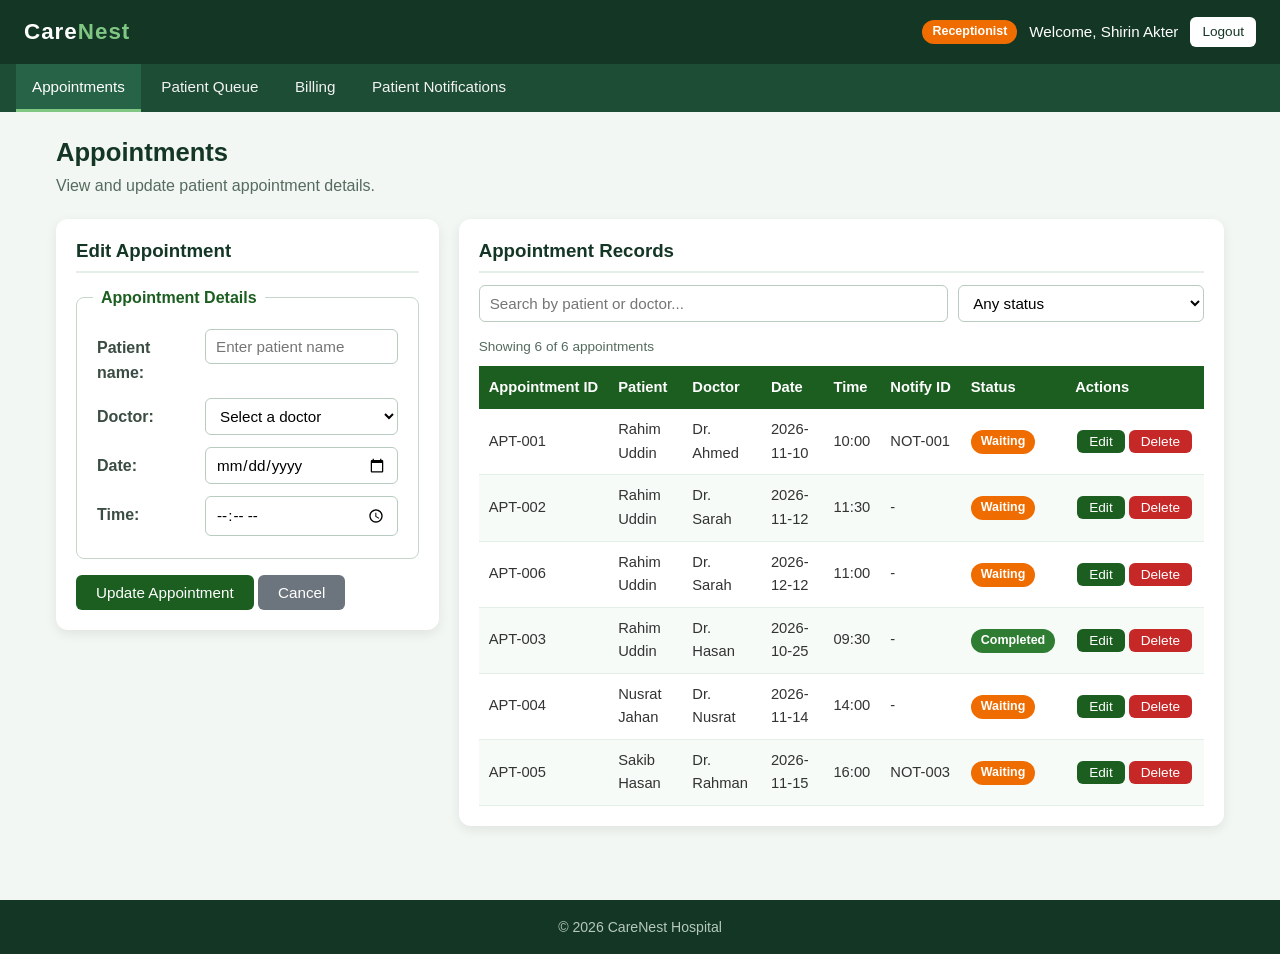
<file: receptionist.html>
<!DOCTYPE html>
<html lang="en-US">

<head>
  <meta charset="UTF-8">
  <meta name="viewport" content="width=device-width, initial-scale=1.0">
  <meta name="description" content="Receptionist dashboard of CareNest Hospital">
  <title>Receptionist Dashboard | CareNest Hospital</title>
  <link rel="stylesheet" href="css/style.css">
</head>

<body>

  <header class="header">
    <a href="index.html" class="logo">Care<span>Nest</span></a>
    <div class="user-info">
      <span class="badge receptionist">Receptionist</span>
      <span>Welcome, Shirin Akter</span>
      <a href="index.html" class="btn btn-small btn-light">Logout</a>
    </div>
  </header>

  <nav class="topnav">
    <button type="button" id="nav-appointmentsSection"
      onclick="showSection('appointmentsSection')">Appointments</button>
    <button type="button" id="nav-queueSection" onclick="showSection('queueSection')">Patient Queue</button>
    <button type="button" id="nav-billingSection" onclick="showSection('billingSection')">Billing</button>
    <button type="button" id="nav-notificationsSection" onclick="showSection('notificationsSection')">Patient
      Notifications</button>
  </nav>

  <main class="container">

    <section id="appointmentsSection" class="page-section">
      <h2 class="page-title">Appointments</h2>
      <p class="page-subtitle">View and update patient appointment details.</p>
      <div id="appointmentMessage" class="message"></div>
      <div class="row">
        <div class="col">
          <div class="card">
            <h3 id="appointmentFormTitle">Edit Appointment</h3>
            <form id="appointmentForm" onsubmit="return saveAppointment()">
              <fieldset>
                <legend>Appointment Details</legend>
                <table class="form-table">
                  <tr>
                    <td><label for="appointmentPatient">Patient name:</label></td>
                    <td><input type="text" id="appointmentPatient" placeholder="Enter patient name"></td>
                  </tr>
                  <tr>
                    <td><label for="appointmentDoctor">Doctor:</label></td>
                    <td><select id="appointmentDoctor">
                        <option value="">Select a doctor</option>
                        <option value="Dr. Ahmed">Dr. Ahmed</option>
                        <option value="Dr. Nusrat">Dr. Nusrat</option>
                        <option value="Dr. Rahman">Dr. Rahman</option>
                      </select></td>
                  </tr>
                  <tr>
                    <td><label for="appointmentDate">Date:</label></td>
                    <td><input type="date" id="appointmentDate"></td>
                  </tr>
                  <tr>
                    <td><label for="appointmentTime">Time:</label></td>
                    <td><input type="time" id="appointmentTime"></td>
                  </tr>
                </table>
              </fieldset>
              <input type="submit" id="appointmentSaveButton" class="btn" value="Update Appointment">
              <button type="button" class="btn btn-secondary" onclick="resetAppointmentForm()">Cancel</button>
            </form>
          </div>
        </div>
        <div class="col-wide">
          <div class="card">
            <h3>Appointment Records</h3>
            <div class="search-bar">
              <input type="text" id="appointmentSearch" placeholder="Search by patient or doctor..."
                onkeyup="renderAppointments()">
              <select id="appointmentStatusFilter" onchange="renderAppointments()">
                <option value="All">Any status</option>
                <option value="Waiting">Waiting</option>
                <option value="Completed">Completed</option>
                <option value="Cancelled">Cancelled</option>

              </select>
            </div>
            <p class="result-count" id="appointmentCount"></p>
            <div class="table-wrapper">
              <table class="data-table">
                <thead>
                  <tr>
                    <th>Appointment ID</th>
                    <th>Patient</th>
                    <th>Doctor</th>
                    <th>Date</th>
                    <th>Time</th>
                    <th>Notify ID</th>
                    <th>Status</th>
                    <th>Actions</th>
                  </tr>
                </thead>
                <tbody id="appointmentTableBody"></tbody>
              </table>
            </div>

          </div>
        </div>
      </div>
    </section>


    <section id="queueSection" class="page-section">
      <h2 class="page-title">Patient Queue</h2>
      <p class="page-subtitle">Manage patient check-ins, admission queue, and appointment status.</p>

      <div id="queueMessage" class="message"></div>

      <div class="row">
        <div class="col">
          <div class="card">
            <h3 id="queueFormTitle">Edit Queue Status</h3>
            <form id="queueForm" onsubmit="return saveQueueEntry()">
              <fieldset>
                <legend>Queue Details</legend>
                <table class="form-table">
                  <tr>
                    <td><label for="queuePatient">Patient name:</label></td>
                    <td>
                      <input type="text" id="queuePatient" placeholder="Enter patient name" readonly>
                      <span class="error" id="queuePatientError"></span>
                    </td>
                  </tr>
                  <tr>
                    <td><label for="queuePatientId">Patient ID:</label></td>
                    <td>
                      <input type="text" id="queuePatientId" placeholder="e.g. PAT-001" readonly>
                      <span class="error" id="queuePatientIdError"></span>
                    </td>
                  </tr>
                  <tr>
                    <td><label for="queuePhone">Phone:</label></td>
                    <td>
                      <input type="tel" id="queuePhone" placeholder="01XXXXXXXXX" readonly>
                      <span class="error" id="queuePhoneError"></span>
                    </td>
                  </tr>
                  <tr>
                    <td><label for="queueDoctor">Assigned doctor:</label></td>
                    <td>
                      <select id="queueDoctor" disabled>
                        <option value="">Select a doctor</option>
                        <option value="Dr. Ahmed">Dr. Ahmed</option>
                        <option value="Dr. Nusrat">Dr. Nusrat</option>
                        <option value="Dr. Rahman">Dr. Rahman</option>
                      </select>
                      <span class="error" id="queueDoctorError"></span>
                    </td>
                  </tr>
                  <tr>
                    <td><label for="queueType">Visit type:</label></td>
                    <td>
                      <select id="queueType" disabled>
                        <option value="Appointment">Appointment</option>
                        <option value="Walk-in">Walk-in</option>
                        <option value="Admission">Admission</option>
                        <option value="Emergency">Emergency</option>
                      </select>
                    </td>
                  </tr>
                  <tr>
                    <td><label for="queueDate">Date:</label></td>
                    <td>
                      <input type="date" id="queueDate" readonly>
                      <span class="error" id="queueDateError"></span>
                    </td>
                  </tr>
                  <tr>
                    <td><label for="queueTime">Arrival time:</label></td>
                    <td>
                      <input type="time" id="queueTime" readonly>
                      <span class="error" id="queueTimeError"></span>
                    </td>
                  </tr>
                  <tr>
                    <td><label for="queueStatus">Queue status:</label></td>
                    <td>
                      <select id="queueStatus">
                        <option value="Waiting">Waiting</option>
                        <option value="In Consultation">In Consultation</option>
                        <option value="Completed">Completed</option>
                        <option value="Cancelled">Cancelled</option>
                      </select>
                    </td>
                  </tr>
                </table>
              </fieldset>
              <input type="submit" id="queueSaveButton" class="btn" value="Update Queue Status">
              <button type="button" class="btn btn-secondary" onclick="resetQueueForm()">Cancel</button>
            </form>
          </div>
        </div>

        <div class="col-wide">
          <div class="card">
            <h3>Today's Patient Queue</h3>
            <div class="search-bar">
              <input type="text" id="queueSearch" placeholder="Search by patient, patient id or doctor..."
                onkeyup="renderQueue()">
              <select id="queueStatusFilter" onchange="renderQueue()">
                <option value="All">Any status</option>
                <option value="Waiting">Waiting</option>
                <option value="In Consultation">In Consultation</option>
                <option value="Completed">Completed</option>
                <option value="Cancelled">Cancelled</option>
              </select>
            </div>
            <p class="result-count" id="queueCount"></p>
            <div class="table-wrapper">
              <table class="data-table">
                <thead>
                  <tr>
                    <th>Queue ID</th>
                    <th>Patient</th>
                    <th>Patient ID</th>
                    <th>Doctor</th>
                    <th>Visit Type</th>
                    <th>Arrival</th>
                    <th>Status</th>
                    <th>Actions</th>
                  </tr>
                </thead>
                <tbody id="queueTableBody"></tbody>
              </table>
            </div>
          </div>
        </div>
      </div>
    </section>



    <section id="billingSection" class="page-section">
      <h2 class="page-title">Patient Billing</h2>
      <p class="page-subtitle">Prepare patient bills, record payments, and track outstanding balances.</p>

      <div id="billingMessage" class="message"></div>

      <div class="row">
        <div class="col">
          <div class="card">
            <h3 id="billingFormTitle">Create Patient Bill</h3>
            <form id="billingForm" onsubmit="return saveBill()">
              <fieldset>
                <legend>Billing Details</legend>
                <table class="form-table">
                  <tr>
                    <td><label for="billingPatient">Patient name:</label></td>
                    <td>
                      <input type="text" id="billingPatient" placeholder="Enter patient name">
                      <span class="error" id="billingPatientError"></span>
                    </td>
                  </tr>
                  <tr>
                    <td><label for="billingPatientId">Patient ID:</label></td>
                    <td>
                      <input type="text" id="billingPatientId" placeholder="e.g. PAT-001">
                      <span class="error" id="billingPatientIdError"></span>
                    </td>
                  </tr>
                  <tr>
                    <td><label for="billingType">Bill type:</label></td>
                    <td>
                      <select id="billingType">
                        <option value="Consultation-Full">Consultation-Full</option>
                        <option value="Consultation-Half">Consultation-Half</option>
                        <option value="Revisit">Revisit</option>
                      </select>
                    </td>
                  </tr>
                  <tr>
                    <td><label for="billingDescription">Description:</label></td>
                    <td>
                      <input type="text" id="billingDescription" placeholder="Service or treatment details">
                      <span class="error" id="billingDescriptionError"></span>
                    </td>
                  </tr>
                  <tr>
                    <td><label for="billingAmount">Total amount (৳):</label></td>
                    <td>
                      <input type="number" id="billingAmount" min="0" step="0.01" placeholder="0.00">
                      <span class="error" id="billingAmountError"></span>
                    </td>
                  </tr>
                  <tr>
                    <td><label for="billingPaid">Amount paid (৳):</label></td>
                    <td>
                      <input type="number" id="billingPaid" min="0" step="0.01" value="0">
                      <span class="error" id="billingPaidError"></span>
                    </td>
                  </tr>
                  <tr>
                    <td><label for="billingDate">Bill date:</label></td>
                    <td>
                      <input type="date" id="billingDate">
                      <span class="error" id="billingDateError"></span>
                    </td>
                  </tr>
                  <tr>
                    <td><label for="billingStatus">Payment status:</label></td>
                    <td>
                      <select id="billingStatus">
                        <option value="Unpaid">Unpaid</option>
                        <option value="Partial">Partially Paid</option>
                        <option value="Paid">Paid</option>
                      </select>
                    </td>
                  </tr>
                </table>
              </fieldset>
              <input type="submit" id="billingSaveButton" class="btn" value="Save Bill">
              <button type="button" class="btn btn-secondary" onclick="resetBillingForm()">Cancel</button>
            </form>
          </div>
        </div>

        <div class="col-wide">
          <div class="card">
            <h3>Billing Records</h3>
            <div class="search-bar">
              <input type="text" id="billingSearch" placeholder="Search by bill id, patient or description..."
                onkeyup="renderBills()">
              <select id="billingStatusFilter" onchange="renderBills()">
                <option value="All">Any payment status</option>
                <option value="Unpaid">Unpaid</option>
                <option value="Partial">Partially Paid</option>
                <option value="Paid">Paid</option>
              </select>
            </div>
            <p class="result-count" id="billingCount"></p>
            <div class="table-wrapper">
              <table class="data-table">
                <thead>
                  <tr>
                    <th>Bill ID</th>
                    <th>Patient</th>
                    <th>Patient ID</th>
                    <th>Bill Type</th>
                    <th>Total (৳)</th>
                    <th>Paid (৳)</th>
                    <th>Due (৳)</th>
                    <th>Status</th>
                    <th>Actions</th>
                  </tr>
                </thead>
                <tbody id="billingTableBody"></tbody>
              </table>
            </div>
          </div>
        </div>
      </div>
    </section>



    <section id="notificationsSection" class="page-section">
      <h2 class="page-title">Patient Notifications</h2>
      <p class="page-subtitle">Send patients updates about appointment changes, queue status, billing, and admission.
      </p>

      <div id="notificationMessage" class="message"></div>

      <div class="row">
        <div class="col">
          <div class="card">
            <h3 id="notificationFormTitle">Create Notification</h3>
            <form id="notificationForm" onsubmit="return saveNotification()">
              <fieldset>
                <legend>Notification Details</legend>
                <table class="form-table">
                  <tr>
                    <td><label for="notificationPatient">Patient name:</label></td>
                    <td>
                      <input type="text" id="notificationPatient" placeholder="Enter patient name">
                      <span class="error" id="notificationPatientError"></span>
                    </td>
                  </tr>
                  <tr>
                    <td><label for="notificationPatientId">Patient ID:</label></td>
                    <td>
                      <input type="text" id="notificationPatientId" placeholder="e.g. PAT-001">
                      <span class="error" id="notificationPatientIdError"></span>
                    </td>
                  </tr>
                  <tr>
                    <td><label for="notificationType">Notification type:</label></td>
                    <td>
                      <select id="notificationType">
                        <option value="Appointment">Appointment Update</option>
                        <option value="Reschedule">Rescheduled Appointment</option>
                        <option value="Queue">Queue Update</option>
                        <option value="Billing">Billing Reminder</option>
                        <option value="Admission">Admission Update</option>
                        <option value="General">General Notice</option>
                      </select>
                    </td>
                  </tr>
                  <tr>
                    <td><label for="notificationChannel">Send through:</label></td>
                    <td>
                      <select id="notificationChannel">
                        <option value="SMS">SMS</option>
                        <option value="Email">Email</option>
                        <option value="In-app">In-app notification</option>
                      </select>
                    </td>
                  </tr>
                  <tr>
                    <td><label for="notificationSubject">Subject:</label></td>
                    <td>
                      <input type="text" id="notificationSubject" placeholder="Notification subject">
                      <span class="error" id="notificationSubjectError"></span>
                    </td>
                  </tr>
                  <tr>
                    <td><label for="notificationText">Message:</label></td>
                    <td>
                      <textarea id="notificationText" rows="4" cols="30"
                        placeholder="Write the message for the patient"></textarea>
                      <span class="error" id="notificationTextError"></span>
                    </td>
                  </tr>
                  <tr>
                    <td><label for="notificationStatus">Status:</label></td>
                    <td>
                      <select id="notificationStatus">
                        <option value="Draft">Draft</option>
                        <option value="Ready">Ready to Send</option>
                        <option value="Sent">Sent</option>
                      </select>
                    </td>
                  </tr>
                </table>
              </fieldset>
              <input type="submit" id="notificationSaveButton" class="btn" value="Save Notification">
              <button type="button" class="btn btn-secondary" onclick="resetNotificationForm()">Cancel</button>
            </form>
          </div>
        </div>

        <div class="col-wide">
          <div class="card">
            <h3>Notification Records</h3>
            <div class="search-bar">
              <input type="text" id="notificationSearch" placeholder="Search by patient, notification id or subject..."
                onkeyup="renderNotifications()">
              <select id="notificationStatusFilter" onchange="renderNotifications()">
                <option value="All">Any status</option>
                <option value="Draft">Draft</option>
                <option value="Ready">Ready to Send</option>
                <option value="Sent">Sent</option>
              </select>
            </div>
            <p class="result-count" id="notificationCount"></p>
            <div class="table-wrapper">
              <table class="data-table">
                <thead>
                  <tr>
                    <th>Notification ID</th>
                    <th>Patient</th>
                    <th>Type</th>
                    <th>Channel</th>
                    <th>Subject</th>
                    <th>Date</th>
                    <th>Status</th>
                    <th>Actions</th>
                  </tr>
                </thead>
                <tbody id="notificationTableBody"></tbody>
              </table>
            </div>
          </div>
        </div>
      </div>
    </section>

  </main>

  <footer class="footer">
    &copy; 2026 CareNest Hospital
  </footer>

  <script src="js/data.js"></script>
  <script src="js/common.js"></script>
  <script src="js/receptionist.js"></script>
</body>

</html>
</file>
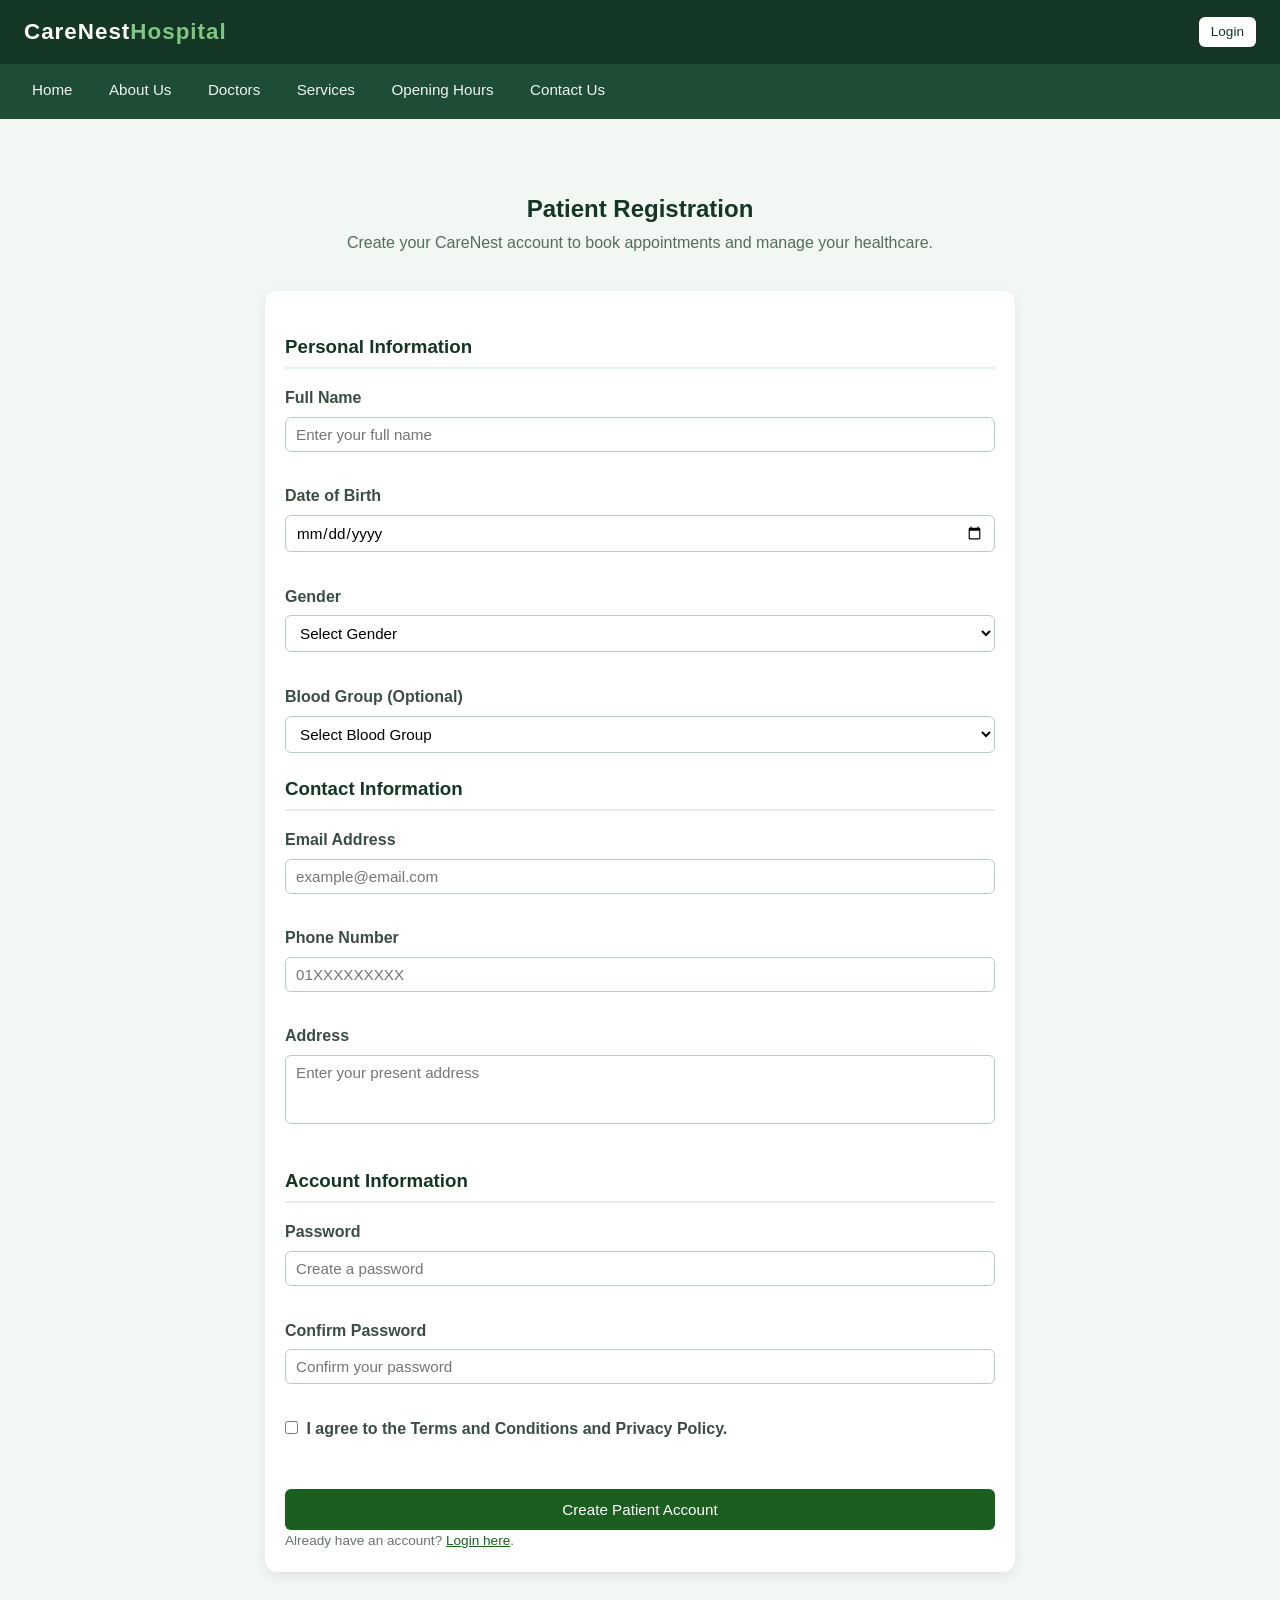
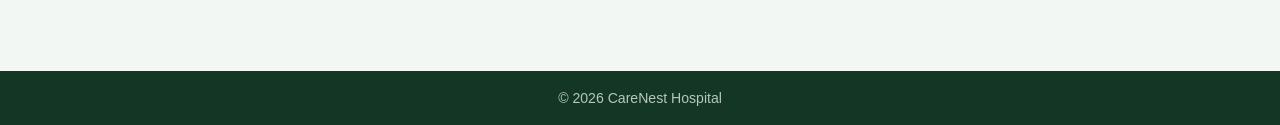
<file: register.html>
<!DOCTYPE html>
<html lang="en-US">

<head>
  <meta charset="UTF-8">
  <meta name="viewport" content="width=device-width, initial-scale=1.0">
  <meta name="description" content="Create a CareNest Hospital account">
  <title>Patient Registration | CareNest Hospital</title>
  <link rel="stylesheet" href="css/style.css">
</head>

<body>

  <header class="header">
    <a href="index.html" class="logo">CareNest<span>Hospital</span></a>
    <div class="user-info">
      <a href="login.html" class="btn btn-small btn-light">Login</a>
    </div>
  </header>

  <nav class="topnav">
    <a href="index.html">Home</a>
    <a href="index.html#about">About Us</a>
    <a href="index.html#doctors">Doctors</a>
    <a href="index.html#services">Services</a>
    <a href="index.html#hours">Opening Hours</a>
    <a href="index.html#contact">Contact Us</a>
  </nav>

  <main class="container">

    <section class="home-section">

      <div class="section-heading">
        <h2>Patient Registration</h2>
        <p>Create your CareNest account to book appointments and manage your healthcare.</p>
      </div>

      <div class="card register-box">

        <form id="registerForm" action="login.html" method="get" onsubmit="return validateRegister()" novalidate>

          <h3>Personal Information</h3>

          <div class="form-group">
            <label for="fullname">Full Name</label>
            <input type="text" id="fullname" name="fullname" placeholder="Enter your full name">
            <span class="error" id="fullnameError"></span>
          </div>

          <div class="form-group">
            <label for="dob">Date of Birth</label>
            <input type="date" id="dob" name="dob">
            <span class="error" id="dobError"></span>
          </div>

          <div class="form-group">
            <label for="gender">Gender</label>
            <select id="gender" name="gender">
              <option value="">Select Gender</option>
              <option value="Male">Male</option>
              <option value="Female">Female</option>
              <option value="Other">Other</option>
              <option value="Prefer not to say">Prefer not to say</option>
            </select>
            <span class="error" id="genderError"></span>
          </div>

          <div class="form-group">
            <label for="bloodgroup">Blood Group (Optional)</label>
            <select id="bloodgroup" name="bloodgroup">
              <option value="">Select Blood Group</option>
              <option value="A+">A+</option>
              <option value="A-">A-</option>
              <option value="B+">B+</option>
              <option value="B-">B-</option>
              <option value="AB+">AB+</option>
              <option value="AB-">AB-</option>
              <option value="O+">O+</option>
              <option value="O-">O-</option>
            </select>
          </div>

          <h3>Contact Information</h3>

          <div class="form-group">
            <label for="email">Email Address</label>
            <input type="email" id="email" name="email" placeholder="example@email.com">
            <span class="error" id="emailError"></span>
          </div>

          <div class="form-group">
            <label for="phone">Phone Number</label>
            <input type="tel" id="phone" name="phone" placeholder="01XXXXXXXXX">
            <span class="error" id="phoneError"></span>
          </div>

          <div class="form-group">
            <label for="address">Address</label>
            <textarea id="address" name="address" placeholder="Enter your present address" rows="3"></textarea>
            <span class="error" id="addressError"></span>
          </div>

          <h3>Account Information</h3>

          <div class="form-group">
            <label for="password">Password</label>
            <input type="password" id="password" name="password" placeholder="Create a password">
            <span class="error" id="passwordError"></span>
          </div>

          <div class="form-group">
            <label for="confirmPassword">Confirm Password</label>
            <input type="password" id="confirmPassword" name="confirmPassword" placeholder="Confirm your password">
            <span class="error" id="confirmPasswordError"></span>
          </div>

          <div class="form-group">
            <label>
              <input type="checkbox" id="terms" name="terms">
              I agree to the Terms and Conditions and Privacy Policy.
            </label>
            <span class="error" id="termsError"></span>
          </div>

          <button type="submit" class="btn">
            Create Patient Account
          </button>

          <p class="hint">
            Already have an account?
            <a href="login.html">Login here</a>.
          </p>

        </form>

      </div>

    </section>

  </main>

  <footer class="footer">
    &copy; 2026 CareNest Hospital
  </footer>
  <script src="js/data.js"></script>
  <script src="js/common.js"></script>
  <script src="js/register.js"></script>
</body>

</html>
</file>
<file: css/style.css>
:root {
  --brand-primary: #1B5E20;
  --brand-hover: #2E7D32;
  --brand-light: #E8F5E9;
  --brand-tint: #F2F7F4;
  --brand-accent: #81C784;
  --brand-border: #C5D6CA;
  --surface-dark: #143625;
  --surface-nav: #1D4D35;
  --surface-nav-hover: #276346;
}

* {
  margin: 0;
  padding: 0;
  box-sizing: border-box;
}

body {
  font-family: "Segoe UI", Arial, sans-serif;
  font-size: 16px;
  line-height: 1.6;
  color: #333333;
  background-color: #F2F7F4;
}

h1,
h2,
h3 {
  line-height: 1.3;
  color: #143625;
}

a {
  color: #1B5E20;
}

a:hover {
  color: #2E7D32;
}

.header {
  background-color: #143625;
  color: white;
  padding: 14px 24px;
  display: flex;
  justify-content: space-between;
  align-items: center;
  flex-wrap: wrap;
  gap: 10px;
}

.logo {
  font-size: 1.4rem;
  font-weight: bold;
  color: white;
  text-decoration: none;
  letter-spacing: 1px;
}

.logo span {
  color: #81C784;
}

.logo:hover {
  color: white;
}

.user-info {
  display: flex;
  align-items: center;
  gap: 12px;
  font-size: 0.95rem;
}

.topnav {
  position: sticky;
  top: 0;
  z-index: 10;
  background-color: #1D4D35;
  padding: 0 16px;
  overflow-x: auto;
  white-space: nowrap;
}

.topnav a,
.topnav button {
  display: inline-block;
  color: #F2F2F2;
  background-color: transparent;
  border: none;
  font-family: inherit;
  font-size: 0.95rem;
  padding: 14px 16px;
  text-decoration: none;
  cursor: pointer;
  border-bottom: 3px solid transparent;
  transition: background-color 0.3s;
}

.topnav a:hover,
.topnav button:hover {
  background-color: #276346;
  color: white;
}

.topnav a.active,
.topnav button.active {
  border-bottom: 3px solid #81C784;
  background-color: #276346;
  color: white;
}

.container {
  max-width: 1200px;
  margin: 0 auto;
  padding: 24px 16px;
  min-height: 75vh;
}

.page-section {
  display: none;
}

.page-title {
  margin-bottom: 4px;
  font-size: 1.6rem;
}

.page-subtitle {
  color: #556B5E;
  margin-bottom: 20px;
}

.card {
  background-color: white;
  border-radius: 12px;
  box-shadow: 0 4px 12px rgba(0, 0, 0, 0.08);
  padding: 20px;
  margin-bottom: 20px;
}

.card h3 {
  margin-bottom: 12px;
  padding-bottom: 8px;
  border-bottom: 2px solid #E4EFE8;
}

.row {
  display: flex;
  flex-wrap: wrap;
  gap: 20px;
}

.col {
  flex: 1;
  min-width: 300px;
}

.col-wide {
  flex: 2;
  min-width: 300px;
}

.hint {
  font-size: 0.85rem;
  color: #66756C;
}

fieldset {
  border: 1px solid #C5D6CA;
  border-radius: 8px;
  padding: 12px 16px 16px 16px;
  margin-bottom: 16px;
}

legend {
  font-weight: bold;
  color: #1B5E20;
  padding: 0 8px;
}

.form-table {
  width: 100%;
  border-collapse: collapse;
}

.form-table td {
  padding: 6px 4px;
  vertical-align: top;
}

.form-table td:first-child {
  width: 35%;
  padding-top: 12px;
}

label {
  font-weight: 600;
  color: #3B4D42;
}

.option-label {
  font-weight: normal;
  margin-right: 12px;
}

input[type="text"],
input[type="email"],
input[type="password"],
input[type="number"],
input[type="date"],
input[type="time"],
input[type="tel"],
select,
textarea {
  width: 100%;
  padding: 8px 10px;
  border: 1px solid #B8CCC0;
  border-radius: 6px;
  font-family: inherit;
  font-size: 0.95rem;
  background-color: white;
}

input:focus,
select:focus,
textarea:focus {
  outline: 2px solid #2E7D32;
  border-color: #2E7D32;
}

textarea {
  resize: none;
}

input[type="radio"],
input[type="checkbox"] {
  margin-right: 4px;
  accent-color: #1B5E20;
}

.error {
  display: block;
  color: #C62828;
  font-size: 0.85rem;
  min-height: 1em;
}

.form-buttons {
  margin-top: 8px;
}

.btn {
  display: inline-block;
  background-color: #1B5E20;
  color: white;
  border: none;
  padding: 9px 20px;
  border-radius: 6px;
  font-family: inherit;
  font-size: 0.95rem;
  cursor: pointer;
  text-decoration: none;
  transition: background-color 0.3s;
}

.btn:hover {
  background-color: #2E7D32;
  color: white;
}

.btn:focus {
  outline: 3px solid #EF6C00;
}

.btn:disabled {
  background-color: #BBBBBB;
  cursor: not-allowed;
}

.btn-secondary {
  background-color: #6C757D;
}

.btn-secondary:hover {
  background-color: #868E96;
}

.btn-success {
  background-color: #2E7D32;
}

.btn-success:hover {
  background-color: #43A047;
}

.btn-danger {
  background-color: #C62828;
}

.btn-danger:hover {
  background-color: #E53935;
}

.btn-light {
  background-color: white;
  color: #143625;
}

.btn-light:hover {
  background-color: #E8F5E9;
  color: #143625;
}

.btn-small {
  padding: 4px 12px;
  font-size: 0.85rem;
}

.table-wrapper {
  overflow-x: auto;
}

.data-table {
  width: 100%;
  border-collapse: collapse;
  font-size: 0.92rem;
}

.data-table th {
  background-color: #1B5E20;
  color: white;
  text-align: left;
  padding: 10px;
  white-space: nowrap;
}

.data-table td {
  padding: 9px 10px;
  border-bottom: 1px solid #E4EFE8;
}

.data-table td:first-child,
.data-table td:last-child {
  white-space: nowrap;
}

.data-table tbody tr:nth-child(even) {
  background-color: #F6FBF7;
}

.data-table tbody tr:hover {
  background-color: #E8F5E9;
}

.data-table td .btn {
  margin: 2px;
}

.empty-row {
  text-align: center;
  color: #888888;
  padding: 20px;
}

.search-bar {
  display: flex;
  flex-wrap: wrap;
  gap: 10px;
  margin-bottom: 14px;
}

.search-bar input {
  flex: 2;
  min-width: 200px;
}

.search-bar select {
  flex: 1;
  min-width: 150px;
}

.result-count {
  font-size: 0.85rem;
  color: #556B5E;
  margin-bottom: 8px;
}

.badge {
  display: inline-block;
  padding: 2px 10px;
  border-radius: 12px;
  font-size: 0.78rem;
  font-weight: bold;
  color: white;
  background-color: #6C757D;
  white-space: nowrap;
}

.badge.admin {
  background-color: #C62828;
}

.badge.doctor {
  background-color: #1565C0;
}

.badge.receptionist {
  background-color: #EF6C00;
}

.badge.patient {
  background-color: #2E7D32;
}

.badge.green {
  background-color: #2E7D32;
}

.badge.orange {
  background-color: #EF6C00;
}

.badge.red {
  background-color: #C62828;
}

.badge.blue {
  background-color: #1565C0;
}

.badge.grey {
  background-color: #6C757D;
}

.message {
  display: none;
  padding: 10px 14px;
  border-radius: 6px;
  margin-bottom: 14px;
  border-left: 5px solid;
}

.message.success {
  background-color: #E8F5E9;
  border-color: #2E7D32;
  color: #1B5E20;
}

.message.error {
  background-color: #FFEBEE;
  border-color: #C62828;
  color: #B71C1C;
}

.message.info {
  background-color: #E3F2FD;
  border-color: #1565C0;
  color: #0D47A1;
}

.stats-grid {
  display: grid;
  grid-template-columns: repeat(auto-fit, minmax(200px, 1fr));
  gap: 16px;
  margin-bottom: 20px;
}

.stat-card {
  background-color: white;
  border-radius: 12px;
  padding: 18px;
  box-shadow: 0 4px 12px rgba(0, 0, 0, 0.08);
  border-left: 6px solid #1B5E20;
  transition: transform 0.3s;
}

.stat-card:hover {
  transform: scale(1.03);
}

.stat-card .stat-number {
  font-size: 2rem;
  font-weight: bold;
  color: #143625;
}

.stat-card .stat-label {
  color: #556B5E;
  font-size: 0.9rem;
}

.bar-row {
  display: flex;
  align-items: center;
  margin-bottom: 10px;
}

.bar-label {
  width: 140px;
  font-size: 0.9rem;
}

.bar-track {
  flex: 1;
  background-color: #E4EFE8;
  border-radius: 6px;
  height: 22px;
  overflow: hidden;
}

.bar-fill {
  height: 100%;
  width: 0;
  background-color: #2E7D32;
  border-radius: 6px;
  transition: width 0.6s;
}

.bar-value {
  width: 50px;
  text-align: right;
  font-weight: bold;
  font-size: 0.9rem;
}

.progress-track {
  background-color: #E4EFE8;
  border-radius: 12px;
  height: 28px;
  overflow: hidden;
  margin: 12px 0;
}

.progress-fill {
  height: 100%;
  width: 0;
  background-color: #2E7D32;
  color: white;
  font-weight: bold;
  font-size: 0.85rem;
  text-align: center;
  line-height: 28px;
  transition: width 0.6s;
}

.notice-board {
  height: 380px;
  overflow-y: auto;
  border: 1px solid #C5D6CA;
  border-radius: 8px;
  padding: 10px;
  background-color: #F6FBF7;
}

.log-item {
  background-color: white;
  border-left: 5px solid #1B5E20;
  border-radius: 4px;
  padding: 8px 12px;
  margin-bottom: 8px;
  box-shadow: 0 1px 3px rgba(0, 0, 0, 0.06);
}

.log-item .log-time {
  font-size: 0.8rem;
  color: #888888;
}


.result-box {
  background-color: #E8F5E9;
  border: 2px dashed #81C784;
  border-radius: 10px;
  padding: 16px;
  margin-top: 12px;
}

.result-box .big {
  font-size: 1.8rem;
  font-weight: bold;
  color: #1B5E20;
}

.reminder {
  border-radius: 10px;
  padding: 14px 16px;
  margin-bottom: 12px;
  border-left: 8px solid #2E7D32;
  background-color: #F1F8F1;
}

.reminder h4 {
  margin-bottom: 2px;
}


.hero {
  background-color: #143625;
  color: white;
  text-align: center;
  padding: 70px 20px;
}

.hero h1 {
  color: white;
  font-size: 2.6rem;
  margin-bottom: 10px;
}

.hero p {
  font-size: 1.15rem;
  color: #CFE3D5;
  max-width: 650px;
  margin: 0 auto 24px auto;
}

.hero .btn {
  margin: 4px;
  padding: 12px 28px;
}

.section-heading {
  text-align: center;
  margin: 10px 0 24px 0;
}

.hero-search {
  max-width: 640px;
  margin: 26px auto 0 auto;
  display: flex;
  flex-wrap: wrap;
  gap: 8px;
}

.hero-search input {
  flex: 3;
  min-width: 220px;
  padding: 13px 16px;
  font-size: 1rem;
  border: none;
}

.hero-search select {
  flex: 1;
  min-width: 150px;
  border: none;
}

.hero-note {
  font-size: 0.9rem;
  color: #B4C8BB;
  margin-top: 10px;
}

.home-section {
  padding: 40px 0 10px 0;
}

.section-heading p {
  color: #556B5E;
  font-weight: normal;
  font-size: 1rem;
  margin-top: 6px;
}

.feature-strip {
  display: grid;
  grid-template-columns: repeat(auto-fit, minmax(220px, 1fr));
  gap: 16px;
}

.feature {
  text-align: center;
  padding: 18px;
}

.feature .feature-icon {
  display: inline-block;
  width: 52px;
  height: 52px;
  line-height: 52px;
  border-radius: 50%;
  background-color: #E8F5E9;
  color: #1B5E20;
  font-size: 1.4rem;
  font-weight: bold;
  margin-bottom: 8px;
}

.role-card .btn {
  margin-top: 14px;
}

.steps {
  display: grid;
  grid-template-columns: repeat(auto-fit, minmax(220px, 1fr));
  gap: 16px;
}

.step {
  background-color: white;
  border-radius: 12px;
  padding: 20px;
  box-shadow: 0 4px 12px rgba(0, 0, 0, 0.08);
  position: relative;
  padding-top: 34px;
}

.step-number {
  position: absolute;

  top: -16px;
  left: 20px;
  width: 36px;
  height: 36px;
  line-height: 36px;
  text-align: center;
  border-radius: 50%;
  background-color: #1B5E20;
  color: white;
  font-weight: bold;
}

.role-grid {
  display: grid;
  grid-template-columns: repeat(auto-fit, minmax(240px, 1fr));
  gap: 20px;
}

.role-card {
  background-color: white;
  border-radius: 12px;
  padding: 22px;
  box-shadow: 0 4px 12px rgba(0, 0, 0, 0.08);
  border-top: 6px solid #1B5E20;
  transition: transform 0.3s, box-shadow 0.3s;
}

.role-card:hover {
  transform: scale(1.03);
  box-shadow: 0 8px 20px rgba(0, 0, 0, 0.12);
}

.role-card.admin {
  border-top-color: #C62828;
}

.role-card.doctor {
  border-top-color: #1565C0;
}

.role-card.receptionist {
  border-top-color: #EF6C00;
}

.role-card.patient {
  border-top-color: #2E7D32;
}

.role-card h3 {
  margin-bottom: 8px;
}

.role-card ul {
  margin: 10px 0 0 20px;
  font-size: 0.92rem;
}

.auth-box {
  max-width: 480px;
  margin: 40px auto;
}

.auth-box.wide {
  max-width: 720px;
}

.demo-accounts {
  font-size: 0.88rem;
}

.demo-accounts td {
  padding: 2px 8px 2px 0;
}


.footer {
  background-color: #143625;
  color: #B4C8BB;
  text-align: center;
  padding: 16px;
  margin-top: 30px;
  font-size: 0.88rem;
}

.info-card {
  margin-top: 30px;
}

.goal-progress-heading {
  margin-top: 24px;
}

.read-list {
  margin: 0 0 14px 22px;
}

.read-list li {
  padding: 3px 0;
}

.floor {
  border: 2px solid #C5D6CA;
  border-radius: 8px;
  padding: 16px;
  margin-bottom: 8px;
  background-color: #F6FBF7;
  transition: background-color 0.4s, transform 0.4s;
}

.cta-band {
  background-color: #1B5E20;
  color: white;
  border-radius: 12px;
  padding: 30px 20px;
  text-align: center;
  margin-top: 30px;
}

.cta-band h2 {
  color: white;
  margin-bottom: 8px;
}

.cta-band .btn {
  margin: 6px;
}

.footer-links {
  display: flex;
  flex-wrap: wrap;
  justify-content: center;
  gap: 18px;
  margin-bottom: 8px;
}

.footer-links a {
  color: #CFE3D5;
  text-decoration: none;
}

.footer-links a:hover {
  color: white;
  text-decoration: underline;
}

.hero-link {
  color: #81C784;
}

.hero-link:hover {
  color: white;
}

.contact-table {
  margin: 10px 0;
  border-collapse: collapse;
}

.contact-table td {
  padding: 5px 10px 5px 0;
  vertical-align: top;
}

.contact-table td:first-child {
  font-weight: bold;
  white-space: nowrap;
}

.form-body,
.type-fields {
  display: none;
}

.type-grid {
  display: grid;
  grid-template-columns: repeat(auto-fit, minmax(180px, 1fr));
  gap: 12px;
}

.type-option {
  display: block;
  border: 2px solid #C5D6CA;
  border-radius: 10px;
  padding: 14px;
  cursor: pointer;
  font-weight: normal;
  background-color: white;
  transition: border-color 0.3s, background-color 0.3s;
}

.type-option:hover {
  border-color: #2E7D32;
}

.type-option strong {
  font-size: 1.05rem;
  color: #143625;
}

.type-option .hint {
  display: block;
  margin-top: 4px;
}

.type-option.selected {
  border-color: #1B5E20;
  background-color: #E8F5E9;
}

.btn-block {
  width: 100%;
  padding: 11px;
  font-size: 1rem;
}

.auth-switch {
  text-align: center;
  margin-top: 16px;
}

.register-box {
  max-width: 750px;
  margin: 35px auto;
}

.register-box .form-group {
  margin-bottom: 18px;
}

.register-box .form-group>label {
  display: block;
  margin-bottom: 6px;
}

.register-box h3 {
  margin: 24px 0 16px;
  padding-bottom: 8px;
  border-bottom: 2px solid #E4EFE8;
}

.register-box input,
.register-box select,
.register-box textarea {
  width: 100%;
}

.register-box input[type="checkbox"] {
  width: auto;
}

.register-box .terms-label {
  display: inline;
  font-weight: normal;
}

.register-box button {
  width: 100%;
  padding: 12px;
  margin-top: 10px;
}
</file>
